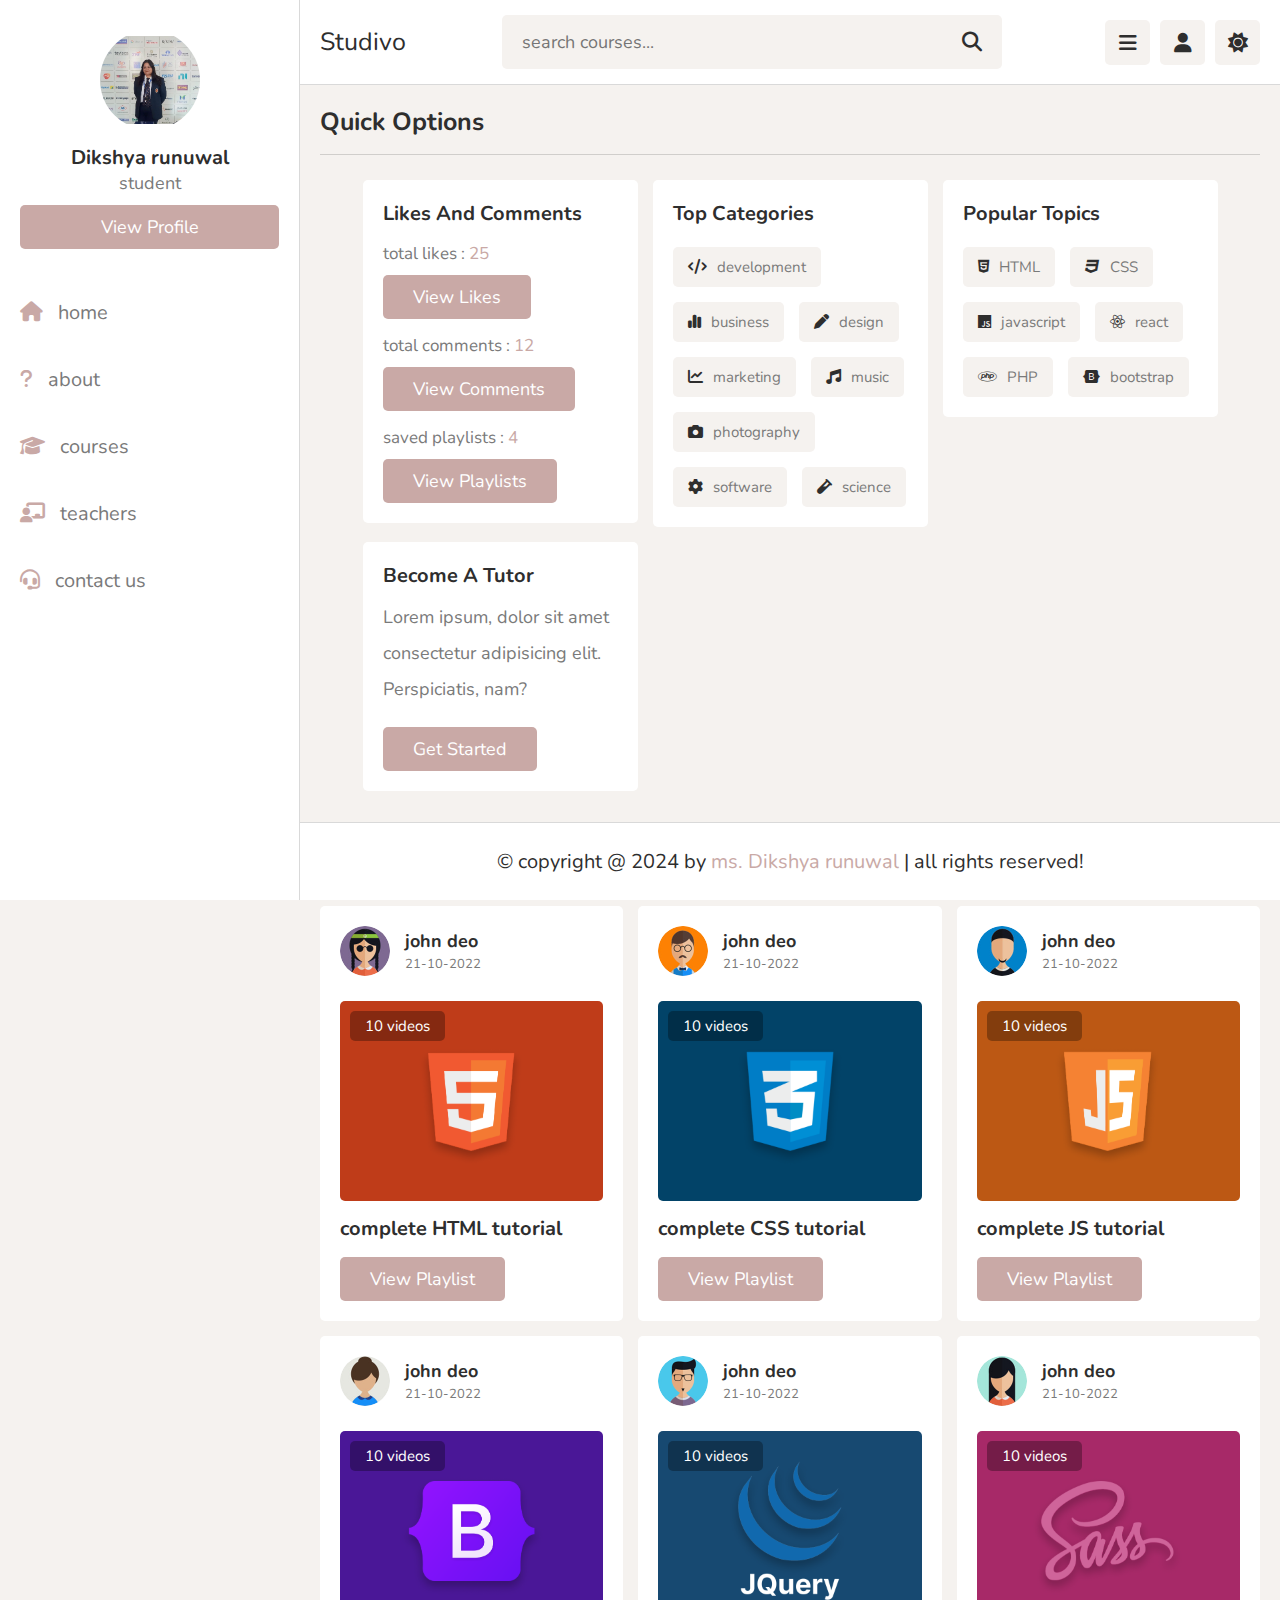
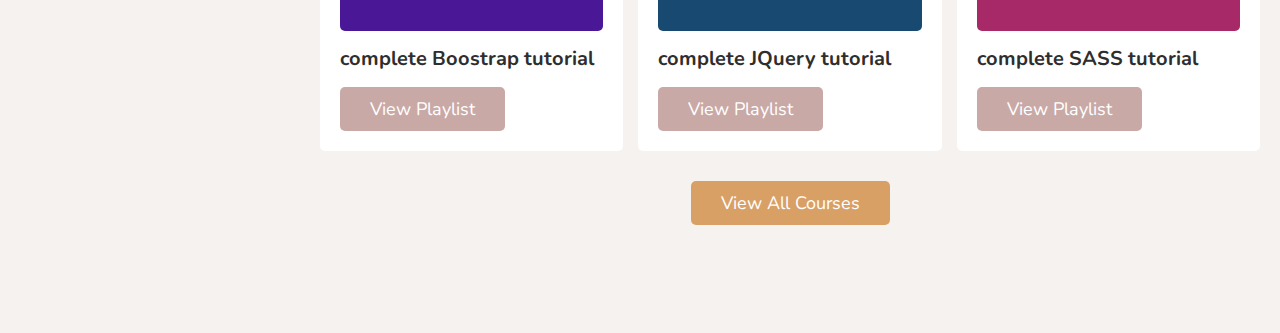
<file: index.html>
<!DOCTYPE html>
<html lang="en">
<head>
   <meta charset="UTF-8">
   <meta http-equiv="X-UA-Compatible" content="IE=edge">
   <meta name="viewport" content="width=device-width, initial-scale=1.0">
   <title>home</title>

   <!-- font awesome cdn link  -->
   <link rel="stylesheet" href="https://cdnjs.cloudflare.com/ajax/libs/font-awesome/6.1.2/css/all.min.css">

   <!-- custom css file link  -->
   <link rel="stylesheet" href="css/style.css">

</head>
<body>

<header class="header">
   
   <section class="flex">

      <a href="index.html" class="logo">Studivo</a>

      <form action="search.html" method="post" class="search-form">
         <input type="text" name="search_box" required placeholder="search courses..." maxlength="100">
         <button type="submit" class="fas fa-search"></button>
      </form>

      <div class="icons">
         <div id="menu-btn" class="fas fa-bars"></div>
         <div id="search-btn" class="fas fa-search"></div>
         <div id="user-btn" class="fas fa-user"></div>
         <div id="toggle-btn" class="fas fa-sun"></div>
      </div>

      <div class="profile">
         <img src="images/pic1.jpg" class="image" alt="">
         <h3 class="name">Dikshya runuwal</h3>
         <p class="role">student</p>
         <a href="profile.html" class="btn">view profile</a>
         <div class="flex-btn">
            <a href="login.html" class="option-btn">login</a>
            <a href="register.html" class="option-btn">register</a>
         </div>
      </div>

   </section>

</header>   

<div class="side-bar">

   <div id="close-btn">
      <i class="fas fa-times"></i>
   </div>

   <div class="profile">
      <img src="images/pic1.jpg" class="image" alt="">
      <h3 class="name">Dikshya runuwal</h3>
      <p class="role">student</p>
      <a href="profile.html" class="btn">view profile</a>
   </div>

   <nav class="navbar">
      <a href="index.html"><i class="fas fa-home"></i><span>home</span></a>
      <a href="about.html"><i class="fas fa-question"></i><span>about</span></a>
      <a href="courses.html"><i class="fas fa-graduation-cap"></i><span>courses</span></a>
      <a href="teachers.html"><i class="fas fa-chalkboard-user"></i><span>teachers</span></a>
      <a href="contact.html"><i class="fas fa-headset"></i><span>contact us</span></a>
   </nav>

</div>

<section class="home-grid">

   <h1 class="heading">quick options</h1>

   <div class="box-container">

      <div class="box">
         <h3 class="title">likes and comments</h3>
         <p class="likes">total likes : <span>25</span></p>
         <a href="#" class="inline-btn">view likes</a>
         <p class="likes">total comments : <span>12</span></p>
         <a href="#" class="inline-btn">view comments</a>
         <p class="likes">saved playlists : <span>4</span></p>
         <a href="#" class="inline-btn">view playlists</a>
      </div>

      <div class="box">
         <h3 class="title">top categories</h3>
         <div class="flex">
            <a href="#"><i class="fas fa-code"></i><span>development</span></a>
            <a href="#"><i class="fas fa-chart-simple"></i><span>business</span></a>
            <a href="#"><i class="fas fa-pen"></i><span>design</span></a>
            <a href="#"><i class="fas fa-chart-line"></i><span>marketing</span></a>
            <a href="#"><i class="fas fa-music"></i><span>music</span></a>
            <a href="#"><i class="fas fa-camera"></i><span>photography</span></a>
            <a href="#"><i class="fas fa-cog"></i><span>software</span></a>
            <a href="#"><i class="fas fa-vial"></i><span>science</span></a>
         </div>
      </div>

      <div class="box">
         <h3 class="title">popular topics</h3>
         <div class="flex">
            <a href="#"><i class="fab fa-html5"></i><span>HTML</span></a>
            <a href="#"><i class="fab fa-css3"></i><span>CSS</span></a>
            <a href="#"><i class="fab fa-js"></i><span>javascript</span></a>
            <a href="#"><i class="fab fa-react"></i><span>react</span></a>
            <a href="#"><i class="fab fa-php"></i><span>PHP</span></a>
            <a href="#"><i class="fab fa-bootstrap"></i><span>bootstrap</span></a>
         </div>
      </div>

      <div class="box">
         <h3 class="title">become a tutor</h3>
         <p class="tutor">Lorem ipsum, dolor sit amet consectetur adipisicing elit. Perspiciatis, nam?</p>
         <a href="teachers.html" class="inline-btn">get started</a>
      </div>

   </div>

</section>



<section class="courses">

   <h1 class="heading">our courses</h1>

   <div class="box-container">

      <div class="box">
         <div class="tutor">
            <img src="images/pic-2.jpg" alt="">
            <div class="info">
               <h3>john deo</h3>
               <span>21-10-2022</span>
            </div>
         </div>
         <div class="thumb">
            <img src="images/thumb-1.png" alt="">
            <span>10 videos</span>
         </div>
         <h3 class="title">complete HTML tutorial</h3>
         <a href="playlist.html" class="inline-btn">view playlist</a>
      </div>

      <div class="box">
         <div class="tutor">
            <img src="images/pic-3.jpg" alt="">
            <div class="info">
               <h3>john deo</h3>
               <span>21-10-2022</span>
            </div>
         </div>
         <div class="thumb">
            <img src="images/thumb-2.png" alt="">
            <span>10 videos</span>
         </div>
         <h3 class="title">complete CSS tutorial</h3>
         <a href="playlist.html" class="inline-btn">view playlist</a>
      </div>

      <div class="box">
         <div class="tutor">
            <img src="images/pic-4.jpg" alt="">
            <div class="info">
               <h3>john deo</h3>
               <span>21-10-2022</span>
            </div>
         </div>
         <div class="thumb">
            <img src="images/thumb-3.png" alt="">
            <span>10 videos</span>
         </div>
         <h3 class="title">complete JS tutorial</h3>
         <a href="playlist.html" class="inline-btn">view playlist</a>
      </div>

      <div class="box">
         <div class="tutor">
            <img src="images/pic-5.jpg" alt="">
            <div class="info">
               <h3>john deo</h3>
               <span>21-10-2022</span>
            </div>
         </div>
         <div class="thumb">
            <img src="images/thumb-4.png" alt="">
            <span>10 videos</span>
         </div>
         <h3 class="title">complete Boostrap tutorial</h3>
         <a href="playlist.html" class="inline-btn">view playlist</a>
      </div>

      <div class="box">
         <div class="tutor">
            <img src="images/pic-6.jpg" alt="">
            <div class="info">
               <h3>john deo</h3>
               <span>21-10-2022</span>
            </div>
         </div>
         <div class="thumb">
            <img src="images/thumb-5.png" alt="">
            <span>10 videos</span>
         </div>
         <h3 class="title">complete JQuery tutorial</h3>
         <a href="playlist.html" class="inline-btn">view playlist</a>
      </div>

      <div class="box">
         <div class="tutor">
            <img src="images/pic-7.jpg" alt="">
            <div class="info">
               <h3>john deo</h3>
               <span>21-10-2022</span>
            </div>
         </div>
         <div class="thumb">
            <img src="images/thumb-6.png" alt="">
            <span>10 videos</span>
         </div>
         <h3 class="title">complete SASS tutorial</h3>
         <a href="playlist.html" class="inline-btn">view playlist</a>
      </div>

   </div>

   <div class="more-btn">
      <a href="courses.html" class="inline-option-btn">view all courses</a>
   </div>

</section>















<footer class="footer">

   &copy; copyright @ 2024 by <span>ms. Dikshya runuwal</span> | all rights reserved!

</footer>

<!-- custom js file link  -->
<script src="js/script.js"></script>

   
</body>
</html>
</file>
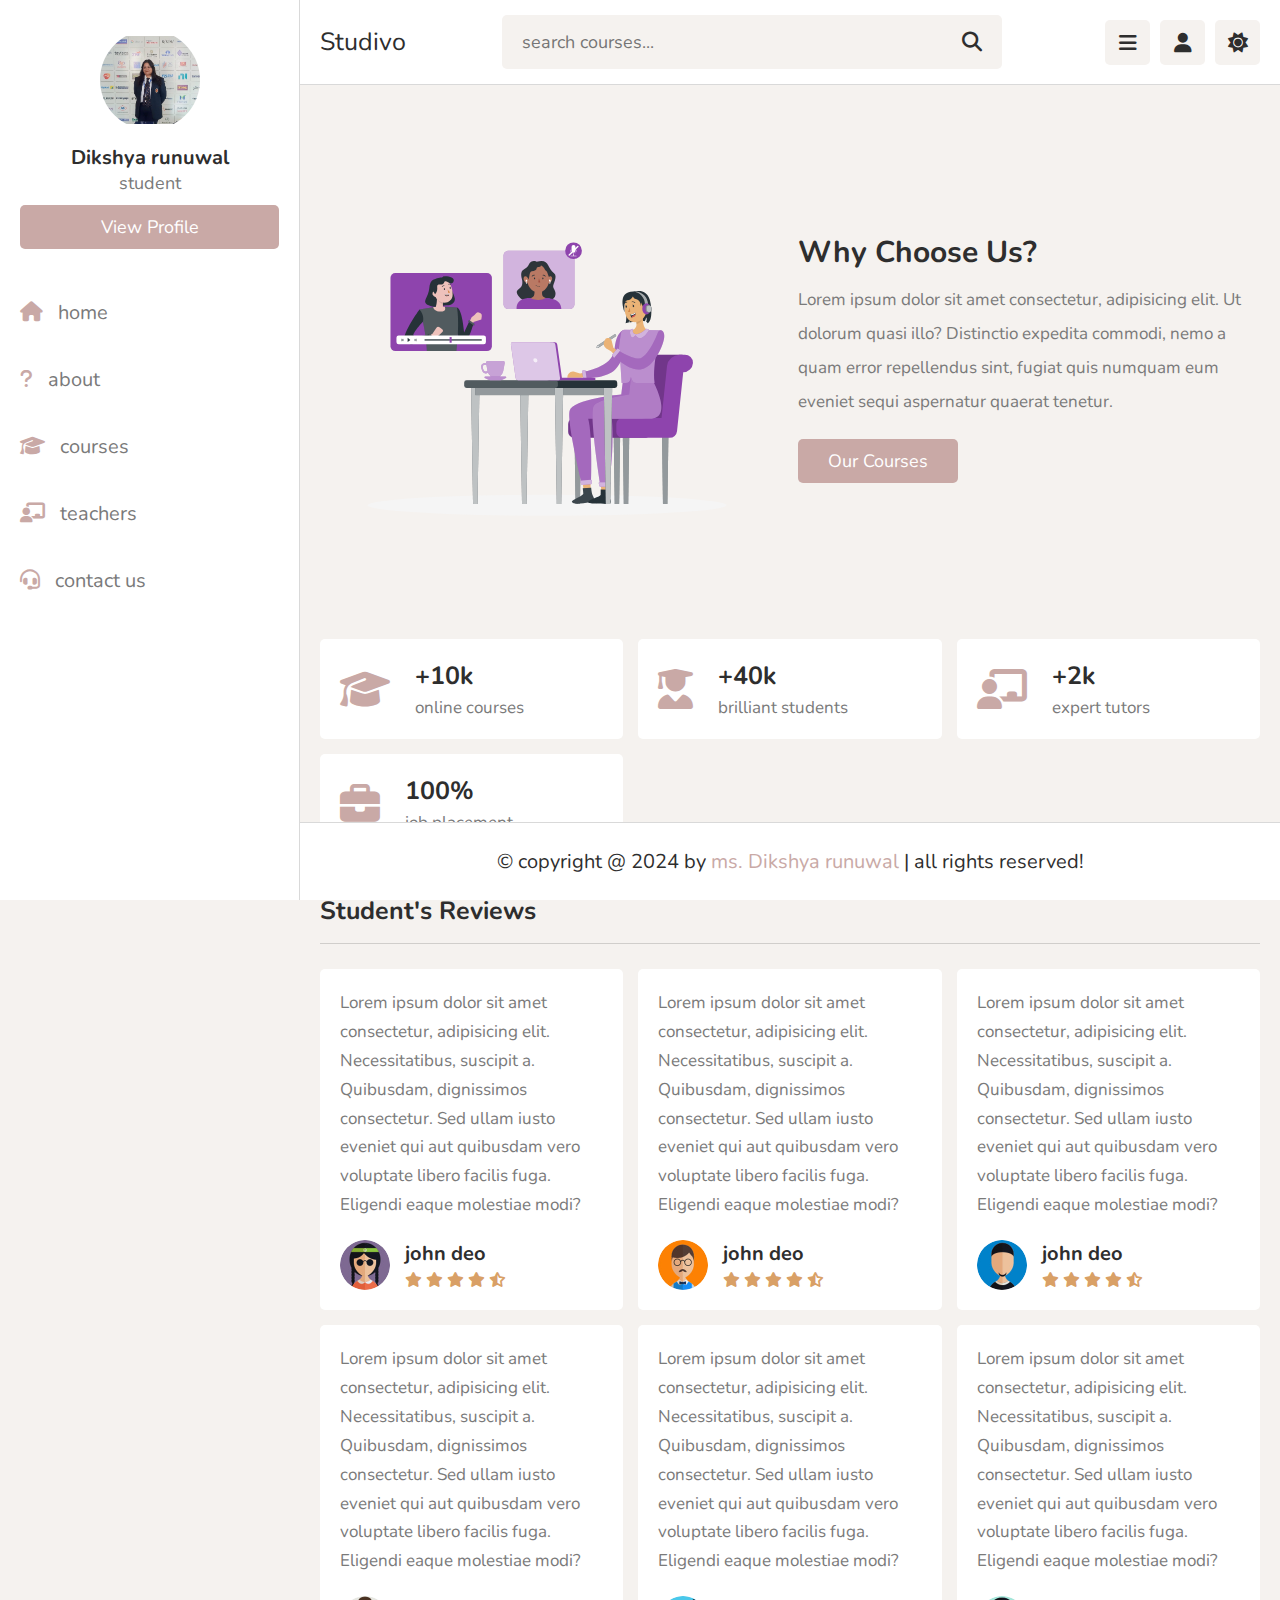
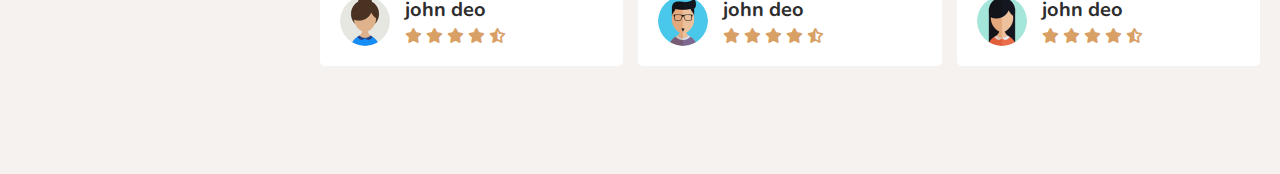
<file: about.html>
<!DOCTYPE html>
<html lang="en">
<head>
   <meta charset="UTF-8">
   <meta http-equiv="X-UA-Compatible" content="IE=edge">
   <meta name="viewport" content="width=device-width, initial-scale=1.0">
   <title>about us</title>

   <!-- font awesome cdn link  -->
   <link rel="stylesheet" href="https://cdnjs.cloudflare.com/ajax/libs/font-awesome/6.1.2/css/all.min.css">

   <!-- custom css file link  -->
   <link rel="stylesheet" href="css/style.css">

</head>
<body>

<header class="header">
   
   <section class="flex">

      <a href="index.html" class="logo">Studivo</a>

      <form action="search.html" method="post" class="search-form">
         <input type="text" name="search_box" required placeholder="search courses..." maxlength="100">
         <button type="submit" class="fas fa-search"></button>
      </form>

      <div class="icons">
         <div id="menu-btn" class="fas fa-bars"></div>
         <div id="search-btn" class="fas fa-search"></div>
         <div id="user-btn" class="fas fa-user"></div>
         <div id="toggle-btn" class="fas fa-sun"></div>
      </div>

      <div class="profile">
         <img src="images/pic1.jpg" class="image" alt="">
         <h3 class="name">Dikshya runuwal</h3>
         <p class="role">student</p>
         <a href="profile.html" class="btn">view profile</a>
         <div class="flex-btn">
            <a href="login.html" class="option-btn">login</a>
            <a href="register.html" class="option-btn">register</a>
         </div>
      </div>

   </section>

</header>   

<div class="side-bar">

   <div id="close-btn">
      <i class="fas fa-times"></i>
   </div>

   <div class="profile">
      <img src="images/pic1.jpg" class="image" alt="">
      <h3 class="name">Dikshya runuwal</h3>
      <p class="role">student</p>
      <a href="profile.html" class="btn">view profile</a>
   </div>

   <nav class="navbar">
      <a href="index.html"><i class="fas fa-home"></i><span>home</span></a>
      <a href="about.html"><i class="fas fa-question"></i><span>about</span></a>
      <a href="courses.html"><i class="fas fa-graduation-cap"></i><span>courses</span></a>
      <a href="teachers.html"><i class="fas fa-chalkboard-user"></i><span>teachers</span></a>
      <a href="contact.html"><i class="fas fa-headset"></i><span>contact us</span></a>
   </nav>

</div>

<section class="about">

   <div class="row">

      <div class="image">
         <img src="images/about-img.svg" alt="">
      </div>

      <div class="content">
         <h3>why choose us?</h3>
         <p>Lorem ipsum dolor sit amet consectetur, adipisicing elit. Ut dolorum quasi illo? Distinctio expedita commodi, nemo a quam error repellendus sint, fugiat quis numquam eum eveniet sequi aspernatur quaerat tenetur.</p>
         <a href="courses.html" class="inline-btn">our courses</a>
      </div>

   </div>

   <div class="box-container">

      <div class="box">
         <i class="fas fa-graduation-cap"></i>
         <div>
            <h3>+10k</h3>
            <p>online courses</p>
         </div>
      </div>

      <div class="box">
         <i class="fas fa-user-graduate"></i>
         <div>
            <h3>+40k</h3>
            <p>brilliant students</p>
         </div>
      </div>

      <div class="box">
         <i class="fas fa-chalkboard-user"></i>
         <div>
            <h3>+2k</h3>
            <p>expert tutors</p>
         </div>
      </div>

      <div class="box">
         <i class="fas fa-briefcase"></i>
         <div>
            <h3>100%</h3>
            <p>job placement</p>
         </div>
      </div>

   </div>

</section> 

<section class="reviews">

   <h1 class="heading">student's reviews</h1>

   <div class="box-container">

      <div class="box">
         <p>Lorem ipsum dolor sit amet consectetur, adipisicing elit. Necessitatibus, suscipit a. Quibusdam, dignissimos consectetur. Sed ullam iusto eveniet qui aut quibusdam vero voluptate libero facilis fuga. Eligendi eaque molestiae modi?</p>
         <div class="student">
            <img src="images/pic-2.jpg" alt="">
            <div>
               <h3>john deo</h3>
               <div class="stars">
                  <i class="fas fa-star"></i>
                  <i class="fas fa-star"></i>
                  <i class="fas fa-star"></i>
                  <i class="fas fa-star"></i>
                  <i class="fas fa-star-half-alt"></i>
               </div>
            </div>
         </div>
      </div>

      <div class="box">
         <p>Lorem ipsum dolor sit amet consectetur, adipisicing elit. Necessitatibus, suscipit a. Quibusdam, dignissimos consectetur. Sed ullam iusto eveniet qui aut quibusdam vero voluptate libero facilis fuga. Eligendi eaque molestiae modi?</p>
         <div class="student">
            <img src="images/pic-3.jpg" alt="">
            <div>
               <h3>john deo</h3>
               <div class="stars">
                  <i class="fas fa-star"></i>
                  <i class="fas fa-star"></i>
                  <i class="fas fa-star"></i>
                  <i class="fas fa-star"></i>
                  <i class="fas fa-star-half-alt"></i>
               </div>
            </div>
         </div>
      </div>

      <div class="box">
         <p>Lorem ipsum dolor sit amet consectetur, adipisicing elit. Necessitatibus, suscipit a. Quibusdam, dignissimos consectetur. Sed ullam iusto eveniet qui aut quibusdam vero voluptate libero facilis fuga. Eligendi eaque molestiae modi?</p>
         <div class="student">
            <img src="images/pic-4.jpg" alt="">
            <div>
               <h3>john deo</h3>
               <div class="stars">
                  <i class="fas fa-star"></i>
                  <i class="fas fa-star"></i>
                  <i class="fas fa-star"></i>
                  <i class="fas fa-star"></i>
                  <i class="fas fa-star-half-alt"></i>
               </div>
            </div>
         </div>
      </div>

      <div class="box">
         <p>Lorem ipsum dolor sit amet consectetur, adipisicing elit. Necessitatibus, suscipit a. Quibusdam, dignissimos consectetur. Sed ullam iusto eveniet qui aut quibusdam vero voluptate libero facilis fuga. Eligendi eaque molestiae modi?</p>
         <div class="student">
            <img src="images/pic-5.jpg" alt="">
            <div>
               <h3>john deo</h3>
               <div class="stars">
                  <i class="fas fa-star"></i>
                  <i class="fas fa-star"></i>
                  <i class="fas fa-star"></i>
                  <i class="fas fa-star"></i>
                  <i class="fas fa-star-half-alt"></i>
               </div>
            </div>
         </div>
      </div>

      <div class="box">
         <p>Lorem ipsum dolor sit amet consectetur, adipisicing elit. Necessitatibus, suscipit a. Quibusdam, dignissimos consectetur. Sed ullam iusto eveniet qui aut quibusdam vero voluptate libero facilis fuga. Eligendi eaque molestiae modi?</p>
         <div class="student">
            <img src="images/pic-6.jpg" alt="">
            <div>
               <h3>john deo</h3>
               <div class="stars">
                  <i class="fas fa-star"></i>
                  <i class="fas fa-star"></i>
                  <i class="fas fa-star"></i>
                  <i class="fas fa-star"></i>
                  <i class="fas fa-star-half-alt"></i>
               </div>
            </div>
         </div>
      </div>

      <div class="box">
         <p>Lorem ipsum dolor sit amet consectetur, adipisicing elit. Necessitatibus, suscipit a. Quibusdam, dignissimos consectetur. Sed ullam iusto eveniet qui aut quibusdam vero voluptate libero facilis fuga. Eligendi eaque molestiae modi?</p>
         <div class="student">
            <img src="images/pic-7.jpg" alt="">
            <div>
               <h3>john deo</h3>
               <div class="stars">
                  <i class="fas fa-star"></i>
                  <i class="fas fa-star"></i>
                  <i class="fas fa-star"></i>
                  <i class="fas fa-star"></i>
                  <i class="fas fa-star-half-alt"></i>
               </div>
            </div>
         </div>
      </div>

   </div>

</section>













<footer class="footer">

   &copy; copyright @ 2024 by <span>ms. Dikshya runuwal</span> | all rights reserved!

</footer>

<!-- custom js file link  -->
<script src="js/script.js"></script>

   
</body>
</html>
</file>
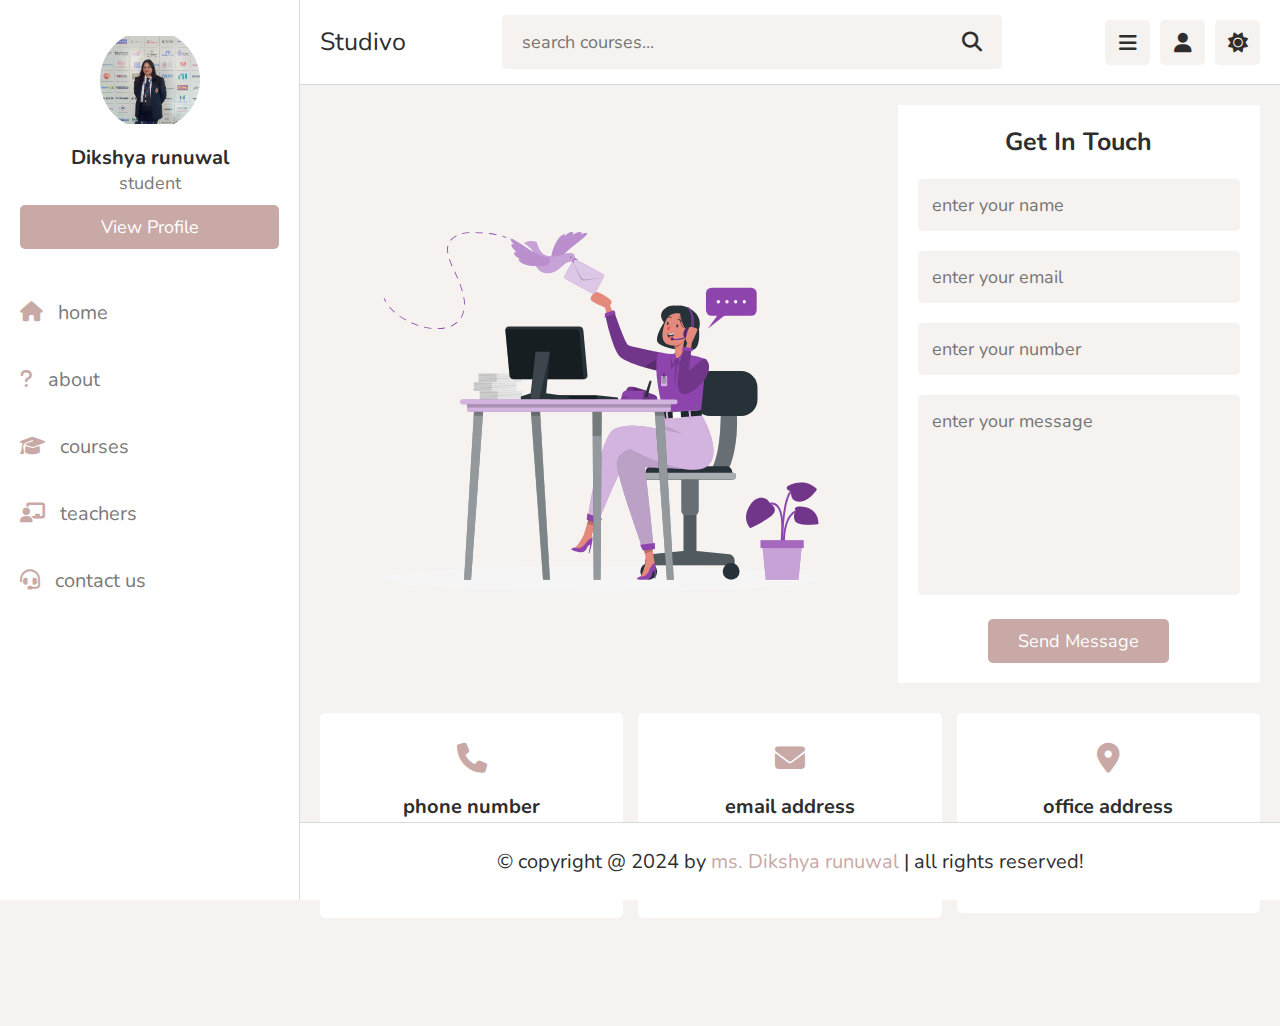
<file: contact.html>
<!DOCTYPE html>
<html lang="en">
<head>
   <meta charset="UTF-8">
   <meta http-equiv="X-UA-Compatible" content="IE=edge">
   <meta name="viewport" content="width=device-width, initial-scale=1.0">
   <title>contact us</title>

   <!-- font awesome cdn link  -->
   <link rel="stylesheet" href="https://cdnjs.cloudflare.com/ajax/libs/font-awesome/6.1.2/css/all.min.css">

   <!-- custom css file link  -->
   <link rel="stylesheet" href="css/style.css">

</head>
<body>

<header class="header">
   
   <section class="flex">

      <a href="index.html" class="logo">Studivo</a>

      <form action="search.html" method="post" class="search-form">
         <input type="text" name="search_box" required placeholder="search courses..." maxlength="100">
         <button type="submit" class="fas fa-search"></button>
      </form>

      <div class="icons">
         <div id="menu-btn" class="fas fa-bars"></div>
         <div id="search-btn" class="fas fa-search"></div>
         <div id="user-btn" class="fas fa-user"></div>
         <div id="toggle-btn" class="fas fa-sun"></div>
      </div>

      <div class="profile">
         <img src="images/pic1.jpg" class="image" alt="">
         <h3 class="name">Dikshya runuwal</h3>
         <p class="role">student</p>
         <a href="profile.html" class="btn">view profile</a>
         <div class="flex-btn">
            <a href="login.html" class="option-btn">login</a>
            <a href="register.html" class="option-btn">register</a>
         </div>
      </div>

   </section>

</header>   

<div class="side-bar">

   <div id="close-btn">
      <i class="fas fa-times"></i>
   </div>

   <div class="profile">
      <img src="images/pic1.jpg" class="image" alt="">
      <h3 class="name">Dikshya runuwal</h3>
      <p class="role">student</p>
      <a href="profile.html" class="btn">view profile</a>
   </div>

   <nav class="navbar">
      <a href="index.html"><i class="fas fa-home"></i><span>home</span></a>
      <a href="about.html"><i class="fas fa-question"></i><span>about</span></a>
      <a href="courses.html"><i class="fas fa-graduation-cap"></i><span>courses</span></a>
      <a href="teachers.html"><i class="fas fa-chalkboard-user"></i><span>teachers</span></a>
      <a href="contact.html"><i class="fas fa-headset"></i><span>contact us</span></a>
   </nav>

</div>

<section class="contact">

   <div class="row">

      <div class="image">
         <img src="images/contact-img.svg" alt="">
      </div>

      <form action="" method="post">
         <h3>get in touch</h3>
         <input type="text" placeholder="enter your name" name="name" required maxlength="50" class="box">
         <input type="email" placeholder="enter your email" name="email" required maxlength="50" class="box">
         <input type="number" placeholder="enter your number" name="number" required maxlength="50" class="box">
         <textarea name="msg" class="box" placeholder="enter your message" required maxlength="1000" cols="30" rows="10"></textarea>
         <input type="submit" value="send message" class="inline-btn" name="submit">
      </form>

   </div>

   <div class="box-container">

      <div class="box">
         <i class="fas fa-phone"></i>
         <h3>phone number</h3>
         <a href="tel:1234567890">6202589692</a>
         <a href="tel:1112223333">8797898009</a>
      </div>
      
      <div class="box">
         <i class="fas fa-envelope"></i>
         <h3>email address</h3>
         <a href="mailto:shaikhanas@gmail.com">runuwaldikshya@gmail.com</a>
         <a href="mailto:anasbhai@gmail.com">officialdikshya2@gmail.com</a>
      </div>

      <div class="box">
         <i class="fas fa-map-marker-alt"></i>
         <h3>office address</h3>
         <a href="#"> phagwara (punjab) india - 144411</a>
      </div>

   </div>

</section>














<footer class="footer">

   &copy; copyright @ 2024 by <span>ms. Dikshya runuwal</span> | all rights reserved!

</footer>

<!-- custom js file link  -->
<script src="js/script.js"></script>

   
</body>
</html>
</file>
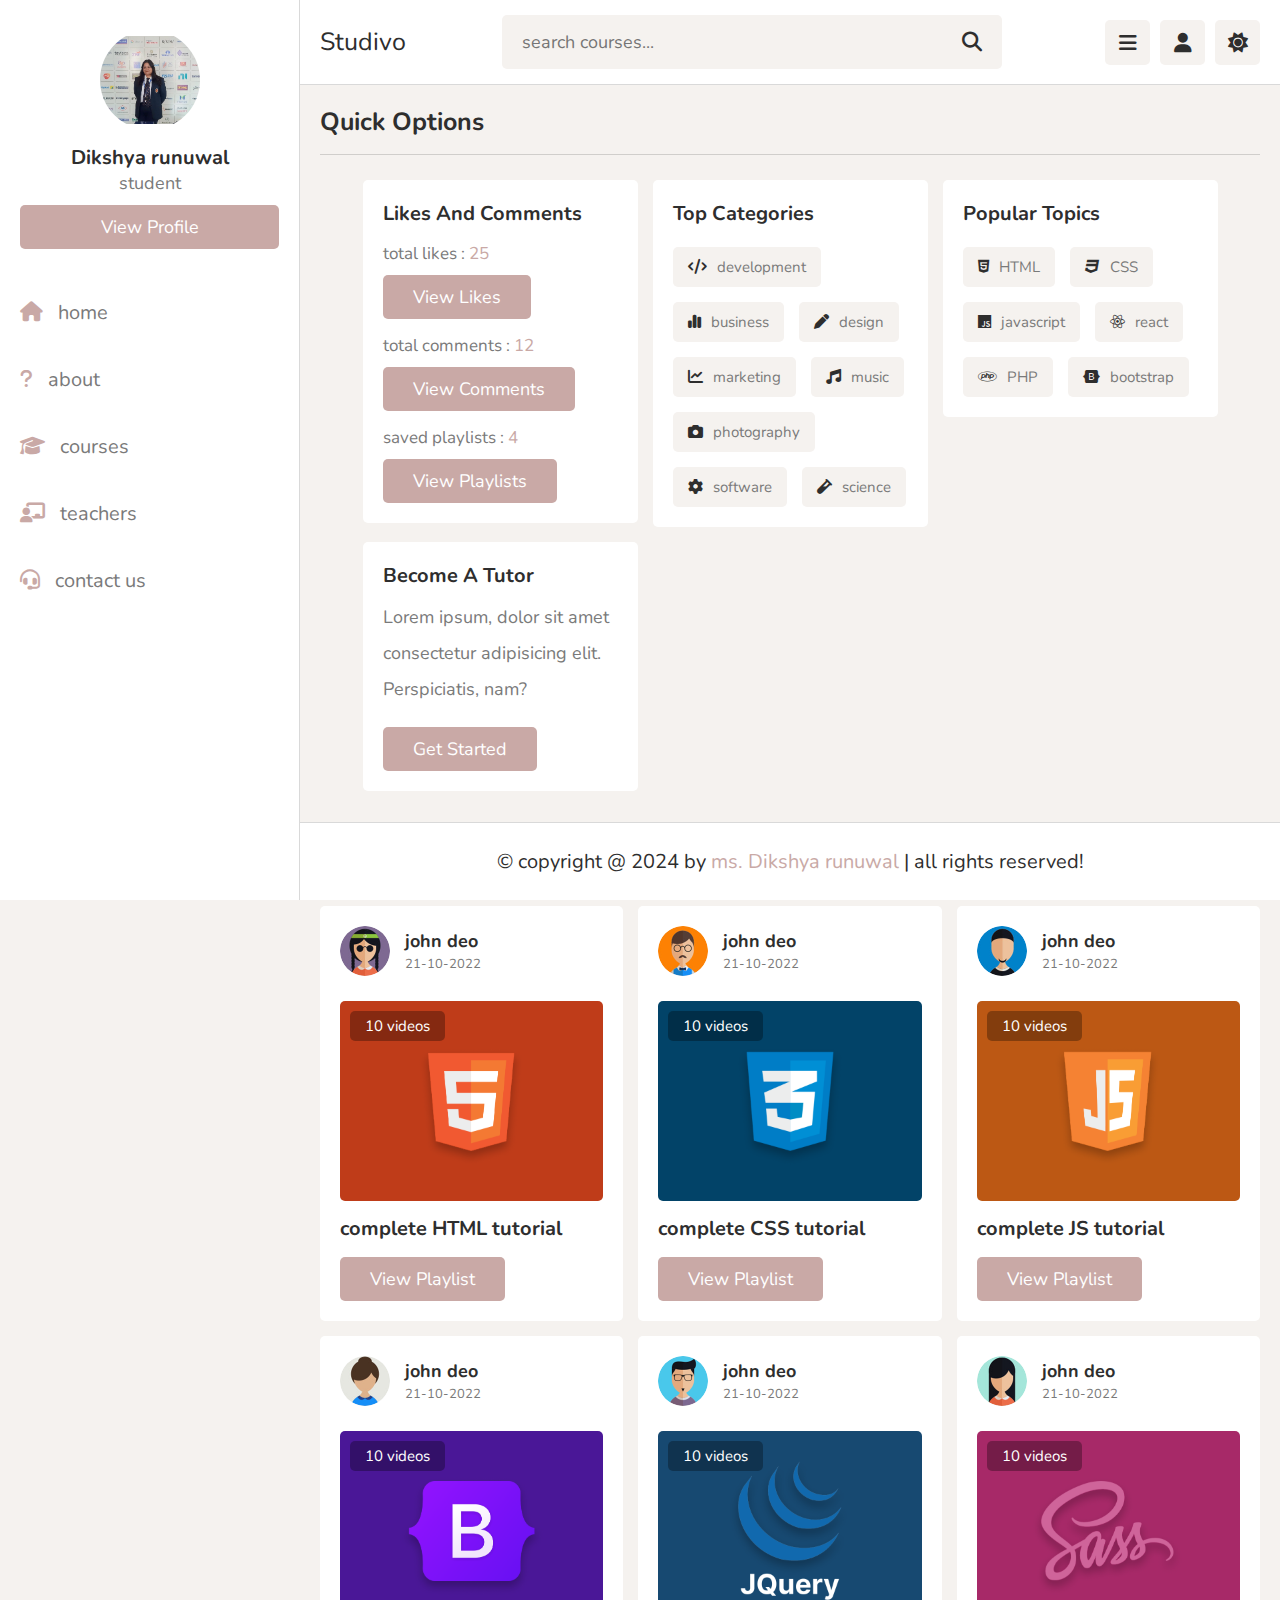
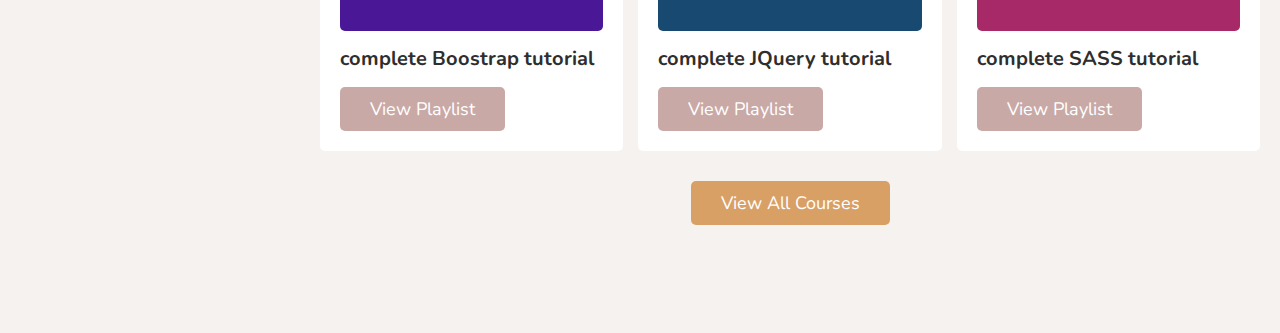
<file: home.html>
<!DOCTYPE html>
<html lang="en">
<head>
   <meta charset="UTF-8">
   <meta http-equiv="X-UA-Compatible" content="IE=edge">
   <meta name="viewport" content="width=device-width, initial-scale=1.0">
   <title>home</title>

   <!-- font awesome cdn link  -->
   <link rel="stylesheet" href="https://cdnjs.cloudflare.com/ajax/libs/font-awesome/6.1.2/css/all.min.css">

   <!-- custom css file link  -->
   <link rel="stylesheet" href="css/style.css">

</head>
<body>

<header class="header">
   
   <section class="flex">

      <a href="home.html" class="logo">Studivo</a>

      <form action="search.html" method="post" class="search-form">
         <input type="text" name="search_box" required placeholder="search courses..." maxlength="100">
         <button type="submit" class="fas fa-search"></button>
      </form>

      <div class="icons">
         <div id="menu-btn" class="fas fa-bars"></div>
         <div id="search-btn" class="fas fa-search"></div>
         <div id="user-btn" class="fas fa-user"></div>
         <div id="toggle-btn" class="fas fa-sun"></div>
      </div>

      <div class="profile">
         <img src="images/pic1.jpg" class="image" alt="">
         <h3 class="name">Dikshya runuwal</h3>
         <p class="role">student</p>
         <a href="profile.html" class="btn">view profile</a>
         <div class="flex-btn">
            <a href="login.html" class="option-btn">login</a>
            <a href="register.html" class="option-btn">register</a>
         </div>
      </div>

   </section>

</header>   

<div class="side-bar">

   <div id="close-btn">
      <i class="fas fa-times"></i>
   </div>

   <div class="profile">
      <img src="images/pic1.jpg" class="image" alt="">
      <h3 class="name">Dikshya runuwal</h3>
      <p class="role">student</p>
      <a href="profile.html" class="btn">view profile</a>
   </div>

   <nav class="navbar">
      <a href="home.html"><i class="fas fa-home"></i><span>home</span></a>
      <a href="about.html"><i class="fas fa-question"></i><span>about</span></a>
      <a href="courses.html"><i class="fas fa-graduation-cap"></i><span>courses</span></a>
      <a href="teachers.html"><i class="fas fa-chalkboard-user"></i><span>teachers</span></a>
      <a href="contact.html"><i class="fas fa-headset"></i><span>contact us</span></a>
   </nav>

</div>

<section class="home-grid">

   <h1 class="heading">quick options</h1>

   <div class="box-container">

      <div class="box">
         <h3 class="title">likes and comments</h3>
         <p class="likes">total likes : <span>25</span></p>
         <a href="#" class="inline-btn">view likes</a>
         <p class="likes">total comments : <span>12</span></p>
         <a href="#" class="inline-btn">view comments</a>
         <p class="likes">saved playlists : <span>4</span></p>
         <a href="#" class="inline-btn">view playlists</a>
      </div>

      <div class="box">
         <h3 class="title">top categories</h3>
         <div class="flex">
            <a href="#"><i class="fas fa-code"></i><span>development</span></a>
            <a href="#"><i class="fas fa-chart-simple"></i><span>business</span></a>
            <a href="#"><i class="fas fa-pen"></i><span>design</span></a>
            <a href="#"><i class="fas fa-chart-line"></i><span>marketing</span></a>
            <a href="#"><i class="fas fa-music"></i><span>music</span></a>
            <a href="#"><i class="fas fa-camera"></i><span>photography</span></a>
            <a href="#"><i class="fas fa-cog"></i><span>software</span></a>
            <a href="#"><i class="fas fa-vial"></i><span>science</span></a>
         </div>
      </div>

      <div class="box">
         <h3 class="title">popular topics</h3>
         <div class="flex">
            <a href="#"><i class="fab fa-html5"></i><span>HTML</span></a>
            <a href="#"><i class="fab fa-css3"></i><span>CSS</span></a>
            <a href="#"><i class="fab fa-js"></i><span>javascript</span></a>
            <a href="#"><i class="fab fa-react"></i><span>react</span></a>
            <a href="#"><i class="fab fa-php"></i><span>PHP</span></a>
            <a href="#"><i class="fab fa-bootstrap"></i><span>bootstrap</span></a>
         </div>
      </div>

      <div class="box">
         <h3 class="title">become a tutor</h3>
         <p class="tutor">Lorem ipsum, dolor sit amet consectetur adipisicing elit. Perspiciatis, nam?</p>
         <a href="teachers.html" class="inline-btn">get started</a>
      </div>

   </div>

</section>



<section class="courses">

   <h1 class="heading">our courses</h1>

   <div class="box-container">

      <div class="box">
         <div class="tutor">
            <img src="images/pic-2.jpg" alt="">
            <div class="info">
               <h3>john deo</h3>
               <span>21-10-2022</span>
            </div>
         </div>
         <div class="thumb">
            <img src="images/thumb-1.png" alt="">
            <span>10 videos</span>
         </div>
         <h3 class="title">complete HTML tutorial</h3>
         <a href="playlist.html" class="inline-btn">view playlist</a>
      </div>

      <div class="box">
         <div class="tutor">
            <img src="images/pic-3.jpg" alt="">
            <div class="info">
               <h3>john deo</h3>
               <span>21-10-2022</span>
            </div>
         </div>
         <div class="thumb">
            <img src="images/thumb-2.png" alt="">
            <span>10 videos</span>
         </div>
         <h3 class="title">complete CSS tutorial</h3>
         <a href="playlist.html" class="inline-btn">view playlist</a>
      </div>

      <div class="box">
         <div class="tutor">
            <img src="images/pic-4.jpg" alt="">
            <div class="info">
               <h3>john deo</h3>
               <span>21-10-2022</span>
            </div>
         </div>
         <div class="thumb">
            <img src="images/thumb-3.png" alt="">
            <span>10 videos</span>
         </div>
         <h3 class="title">complete JS tutorial</h3>
         <a href="playlist.html" class="inline-btn">view playlist</a>
      </div>

      <div class="box">
         <div class="tutor">
            <img src="images/pic-5.jpg" alt="">
            <div class="info">
               <h3>john deo</h3>
               <span>21-10-2022</span>
            </div>
         </div>
         <div class="thumb">
            <img src="images/thumb-4.png" alt="">
            <span>10 videos</span>
         </div>
         <h3 class="title">complete Boostrap tutorial</h3>
         <a href="playlist.html" class="inline-btn">view playlist</a>
      </div>

      <div class="box">
         <div class="tutor">
            <img src="images/pic-6.jpg" alt="">
            <div class="info">
               <h3>john deo</h3>
               <span>21-10-2022</span>
            </div>
         </div>
         <div class="thumb">
            <img src="images/thumb-5.png" alt="">
            <span>10 videos</span>
         </div>
         <h3 class="title">complete JQuery tutorial</h3>
         <a href="playlist.html" class="inline-btn">view playlist</a>
      </div>

      <div class="box">
         <div class="tutor">
            <img src="images/pic-7.jpg" alt="">
            <div class="info">
               <h3>john deo</h3>
               <span>21-10-2022</span>
            </div>
         </div>
         <div class="thumb">
            <img src="images/thumb-6.png" alt="">
            <span>10 videos</span>
         </div>
         <h3 class="title">complete SASS tutorial</h3>
         <a href="playlist.html" class="inline-btn">view playlist</a>
      </div>

   </div>

   <div class="more-btn">
      <a href="courses.html" class="inline-option-btn">view all courses</a>
   </div>

</section>















<footer class="footer">

   &copy; copyright @ 2024 by <span>ms. Dikshya runuwal</span> | all rights reserved!

</footer>

<!-- custom js file link  -->
<script src="js/script.js"></script>

   
</body>
</html>
</file>
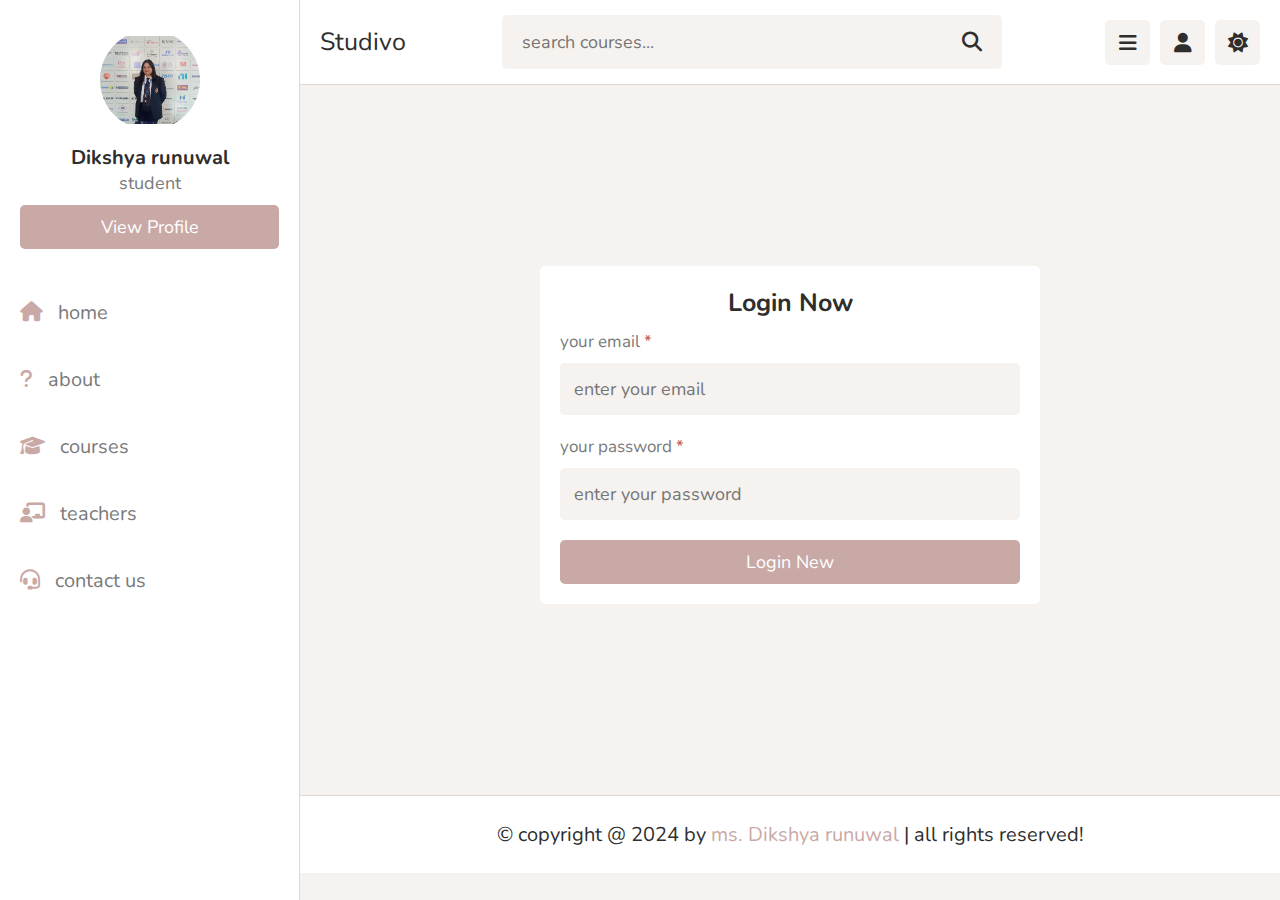
<file: login.html>
<!DOCTYPE html>
<html lang="en">
<head>
   <meta charset="UTF-8">
   <meta http-equiv="X-UA-Compatible" content="IE=edge">
   <meta name="viewport" content="width=device-width, initial-scale=1.0">
   <title>login</title>

   <!-- font awesome cdn link  -->
   <link rel="stylesheet" href="https://cdnjs.cloudflare.com/ajax/libs/font-awesome/6.1.2/css/all.min.css">

   <!-- custom css file link  -->
   <link rel="stylesheet" href="css/style.css">

</head>
<body>

<header class="header">
   
   <section class="flex">

      <a href="index.html" class="logo">Studivo</a>

      <form action="search.html" method="post" class="search-form">
         <input type="text" name="search_box" required placeholder="search courses..." maxlength="100">
         <button type="submit" class="fas fa-search"></button>
      </form>

      <div class="icons">
         <div id="menu-btn" class="fas fa-bars"></div>
         <div id="search-btn" class="fas fa-search"></div>
         <div id="user-btn" class="fas fa-user"></div>
         <div id="toggle-btn" class="fas fa-sun"></div>
      </div>

      <div class="profile">
         <img src="images/pic1.jpg" class="image" alt="">
         <h3 class="name">Dikshya runuwal</h3>
         <p class="role">student</p>
         <a href="profile.html" class="btn">view profile</a>
         <div class="flex-btn">
            <a href="login.html" class="option-btn">login</a>
            <a href="register.html" class="option-btn">register</a>
         </div>
      </div>

   </section>

</header>   

<div class="side-bar">

   <div id="close-btn">
      <i class="fas fa-times"></i>
   </div>

   <div class="profile">
      <img src="images/pic1.jpg" class="image" alt="">
      <h3 class="name">Dikshya runuwal</h3>
      <p class="role">student</p>
      <a href="profile.html" class="btn">view profile</a>
   </div>

   <nav class="navbar">
      <a href="index.html"><i class="fas fa-home"></i><span>home</span></a>
      <a href="about.html"><i class="fas fa-question"></i><span>about</span></a>
      <a href="courses.html"><i class="fas fa-graduation-cap"></i><span>courses</span></a>
      <a href="teachers.html"><i class="fas fa-chalkboard-user"></i><span>teachers</span></a>
      <a href="contact.html"><i class="fas fa-headset"></i><span>contact us</span></a>
   </nav>

</div>

<section class="form-container">

   <form action="" method="post" enctype="multipart/form-data">
      <h3>login now</h3>
      <p>your email <span>*</span></p>
      <input type="email" name="email" placeholder="enter your email" required maxlength="50" class="box">
      <p>your password <span>*</span></p>
      <input type="password" name="pass" placeholder="enter your password" required maxlength="20" class="box">
      <input type="submit" value="login new" name="submit" class="btn">
   </form>

</section>















<footer class="footer">

   &copy; copyright @ 2024 by <span>ms. Dikshya runuwal</span> | all rights reserved!

</footer>

<!-- custom js file link  -->
<script src="js/script.js"></script>

   
</body>
</html>
</file>
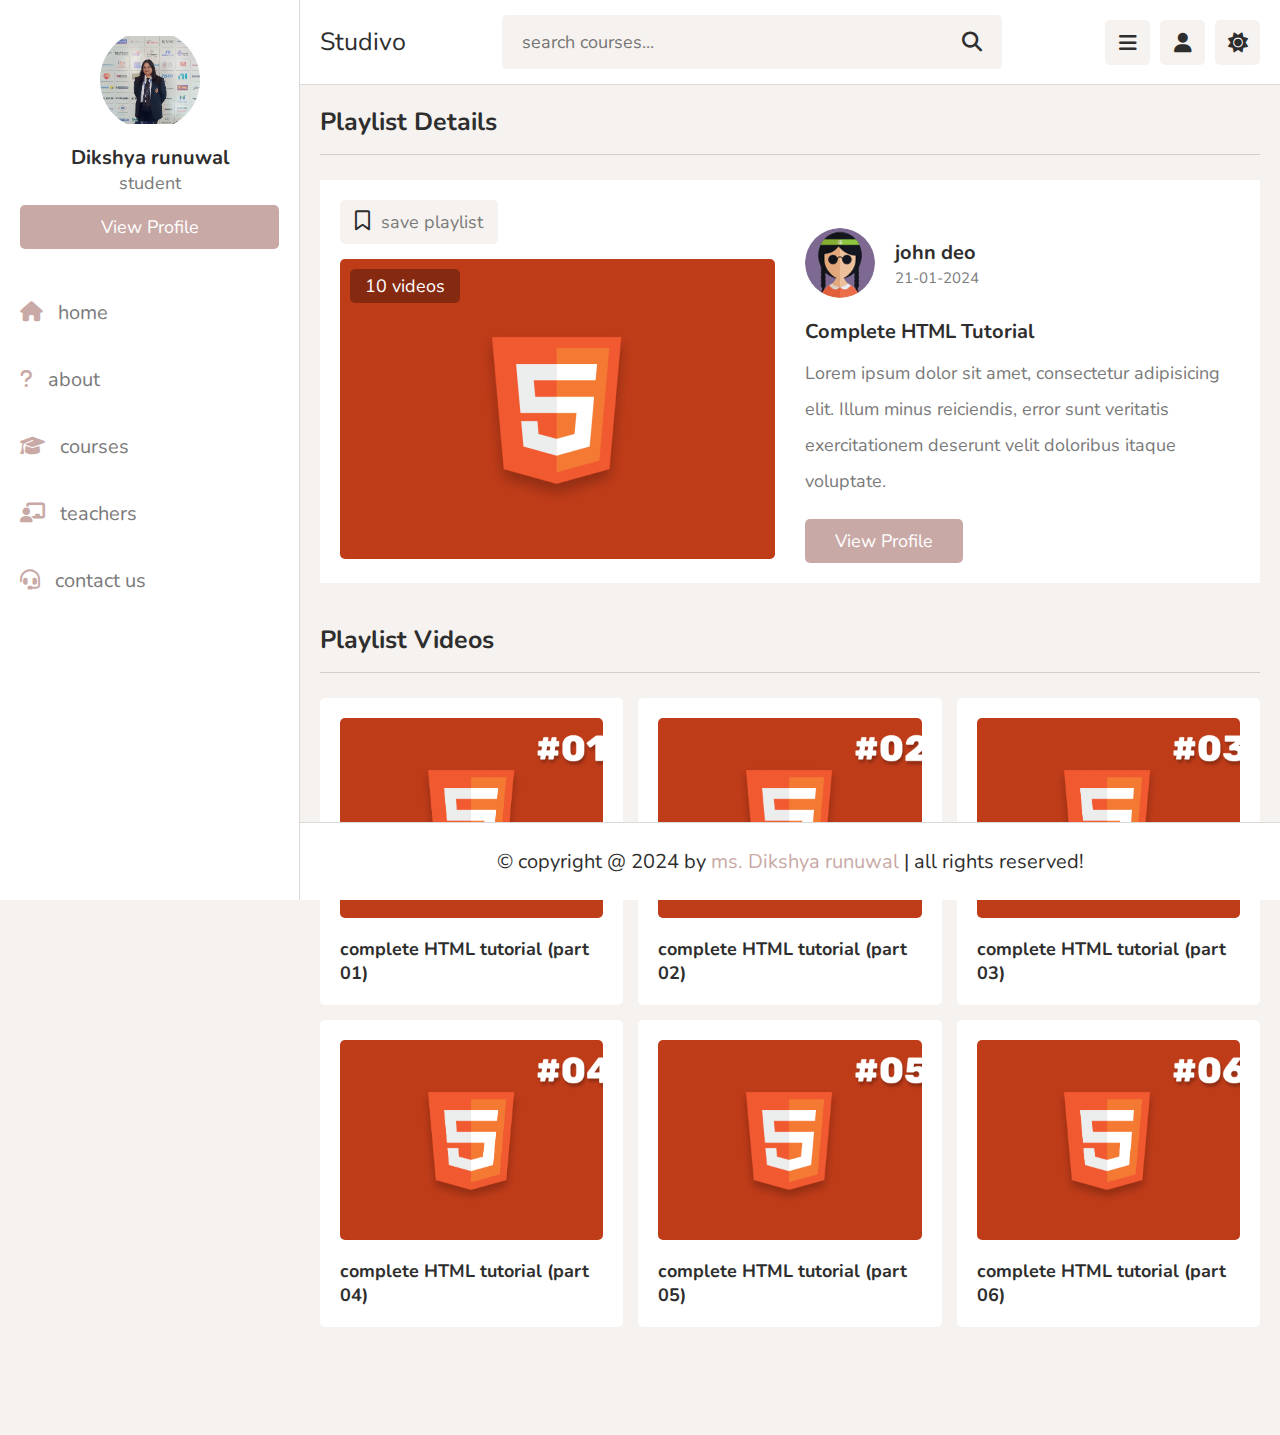
<file: playlist.html>
<!DOCTYPE html>
<html lang="en">
<head>
   <meta charset="UTF-8">
   <meta http-equiv="X-UA-Compatible" content="IE=edge">
   <meta name="viewport" content="width=device-width, initial-scale=1.0">
   <title>video playlist</title>

   <!-- font awesome cdn link  -->
   <link rel="stylesheet" href="https://cdnjs.cloudflare.com/ajax/libs/font-awesome/6.1.2/css/all.min.css">

   <!-- custom css file link  -->
   <link rel="stylesheet" href="css/style.css">

</head>
<body>

<header class="header">
   
   <section class="flex">

      <a href="index.html" class="logo">Studivo</a>

      <form action="search.html" method="post" class="search-form">
         <input type="text" name="search_box" required placeholder="search courses..." maxlength="100">
         <button type="submit" class="fas fa-search"></button>
      </form>

      <div class="icons">
         <div id="menu-btn" class="fas fa-bars"></div>
         <div id="search-btn" class="fas fa-search"></div>
         <div id="user-btn" class="fas fa-user"></div>
         <div id="toggle-btn" class="fas fa-sun"></div>
      </div>

      <div class="profile">
         <img src="images/pic1.jpg" class="image" alt="">
         <h3 class="name">Dikshya runuwal</h3>
         <p class="role">student</p>
         <a href="profile.html" class="btn">view profile</a>
         <div class="flex-btn">
            <a href="login.html" class="option-btn">login</a>
            <a href="register.html" class="option-btn">register</a>
         </div>
      </div>

   </section>

</header>   

<div class="side-bar">

   <div id="close-btn">
      <i class="fas fa-times"></i>
   </div>

   <div class="profile">
      <img src="images/pic1.jpg" class="image" alt="">
      <h3 class="name">Dikshya runuwal</h3>
      <p class="role">student</p>
      <a href="profile.html" class="btn">view profile</a>
   </div>

   <nav class="navbar">
      <a href="index.html"><i class="fas fa-home"></i><span>home</span></a>
      <a href="about.html"><i class="fas fa-question"></i><span>about</span></a>
      <a href="courses.html"><i class="fas fa-graduation-cap"></i><span>courses</span></a>
      <a href="teachers.html"><i class="fas fa-chalkboard-user"></i><span>teachers</span></a>
      <a href="contact.html"><i class="fas fa-headset"></i><span>contact us</span></a>
   </nav>

</div>

<section class="playlist-details">

   <h1 class="heading">playlist details</h1>

   <div class="row">

      <div class="column">
         <form action="" method="post" class="save-playlist">
            <button type="submit"><i class="far fa-bookmark"></i> <span>save playlist</span></button>
         </form>
   
         <div class="thumb">
            <img src="images/thumb-1.png" alt="">
            <span>10 videos</span>
         </div>
      </div>
      <div class="column">
         <div class="tutor">
            <img src="images/pic-2.jpg" alt="">
            <div>
               <h3>john deo</h3>
               <span>21-01-2024</span>
            </div>
         </div>
   
         <div class="details">
            <h3>complete HTML tutorial</h3>
            <p>Lorem ipsum dolor sit amet, consectetur adipisicing elit. Illum minus reiciendis, error sunt veritatis exercitationem deserunt velit doloribus itaque voluptate.</p>
            <a href="teacher_profile.html" class="inline-btn">view profile</a>
         </div>
      </div>
   </div>

</section>

<section class="playlist-videos">

   <h1 class="heading">playlist videos</h1>

   <div class="box-container">

      <a class="box" href="watch-video.html">
         <i class="fas fa-play"></i>
         <img src="images/post-1-1.png" alt="">
         <h3>complete HTML tutorial (part 01)</h3>
      </a>

      <a class="box" href="watch-video.html">
         <i class="fas fa-play"></i>
         <img src="images/post-1-2.png" alt="">
         <h3>complete HTML tutorial (part 02)</h3>
      </a>

      <a class="box" href="watch-video.html">
         <i class="fas fa-play"></i>
         <img src="images/post-1-3.png" alt="">
         <h3>complete HTML tutorial (part 03)</h3>
      </a>

      <a class="box" href="watch-video.html">
         <i class="fas fa-play"></i>
         <img src="images/post-1-4.png" alt="">
         <h3>complete HTML tutorial (part 04)</h3>
      </a>

      <a class="box" href="watch-video.html">
         <i class="fas fa-play"></i>
         <img src="images/post-1-5.png" alt="">
         <h3>complete HTML tutorial (part 05)</h3>
      </a>

      <a class="box" href="watch-video.html">
         <i class="fas fa-play"></i>
         <img src="images/post-1-6.png" alt="">
         <h3>complete HTML tutorial (part 06)</h3>
      </a>

   </div>

</section>













<footer class="footer">

   &copy; copyright @ 2024 by <span>ms. Dikshya runuwal</span> | all rights reserved!

</footer>

<!-- custom js file link  -->
<script src="js/script.js"></script>

   
</body>
</html>
</file>
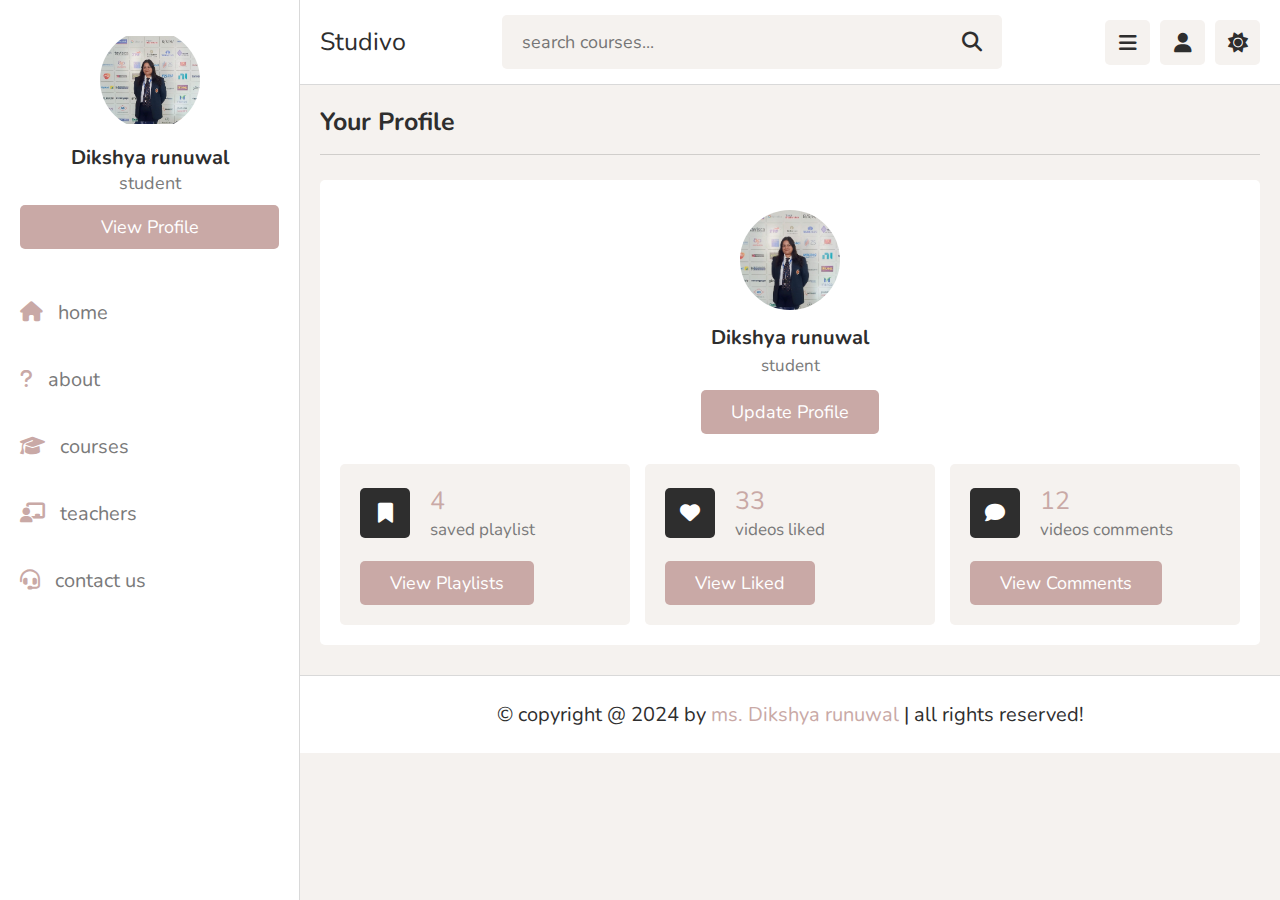
<file: profile.html>
<!DOCTYPE html>
<html lang="en">
<head>
   <meta charset="UTF-8">
   <meta http-equiv="X-UA-Compatible" content="IE=edge">
   <meta name="viewport" content="width=device-width, initial-scale=1.0">
   <title>profile</title>

   <!-- font awesome cdn link  -->
   <link rel="stylesheet" href="https://cdnjs.cloudflare.com/ajax/libs/font-awesome/6.1.2/css/all.min.css">

   <!-- custom css file link  -->
   <link rel="stylesheet" href="css/style.css">

</head>
<body>

<header class="header">
   
   <section class="flex">

      <a href="index.html" class="logo">Studivo</a>

      <form action="search.html" method="post" class="search-form">
         <input type="text" name="search_box" required placeholder="search courses..." maxlength="100">
         <button type="submit" class="fas fa-search"></button>
      </form>

      <div class="icons">
         <div id="menu-btn" class="fas fa-bars"></div>
         <div id="search-btn" class="fas fa-search"></div>
         <div id="user-btn" class="fas fa-user"></div>
         <div id="toggle-btn" class="fas fa-sun"></div>
      </div>

      <div class="profile">
         <img src="images/pic1.jpg" class="image" alt="">
         <h3 class="name">Dikshya runuwal</h3>
         <p class="role">student</p>
         <a href="profile.html" class="btn">view profile</a>
         <div class="flex-btn">
            <a href="login.html" class="option-btn">login</a>
            <a href="register.html" class="option-btn">register</a>
         </div>
      </div>

   </section>

</header>   

<div class="side-bar">

   <div id="close-btn">
      <i class="fas fa-times"></i>
   </div>

   <div class="profile">
      <img src="images/pic1.jpg" class="image" alt="">
      <h3 class="name">Dikshya runuwal</h3>
      <p class="role">student</p>
      <a href="profile.html" class="btn">view profile</a>
   </div>

   <nav class="navbar">
      <a href="index.html"><i class="fas fa-home"></i><span>home</span></a>
      <a href="about.html"><i class="fas fa-question"></i><span>about</span></a>
      <a href="courses.html"><i class="fas fa-graduation-cap"></i><span>courses</span></a>
      <a href="teachers.html"><i class="fas fa-chalkboard-user"></i><span>teachers</span></a>
      <a href="contact.html"><i class="fas fa-headset"></i><span>contact us</span></a>
   </nav>

</div>

<section class="user-profile">

   <h1 class="heading">your profile</h1>

   <div class="info">

      <div class="user">
         <img src="images/pic1.jpg" alt="">
         <h3>Dikshya runuwal</h3>
         <p>student</p>
         <a href="update.html" class="inline-btn">update profile</a>
      </div>
   
      <div class="box-container">
   
         <div class="box">
            <div class="flex">
               <i class="fas fa-bookmark"></i>
               <div>
                  <span>4</span>
                  <p>saved playlist</p>
               </div>
            </div>
            <a href="#" class="inline-btn">view playlists</a>
         </div>
   
         <div class="box">
            <div class="flex">
               <i class="fas fa-heart"></i>
               <div>
                  <span>33</span>
                  <p>videos liked</p>
               </div>
            </div>
            <a href="#" class="inline-btn">view liked</a>
         </div>
   
         <div class="box">
            <div class="flex">
               <i class="fas fa-comment"></i>
               <div>
                  <span>12</span>
                  <p>videos comments</p>
               </div>
            </div>
            <a href="#" class="inline-btn">view comments</a>
         </div>
   
      </div>
   </div>

</section>














<footer class="footer">

   &copy; copyright @ 2024 by <span>ms. Dikshya runuwal</span> | all rights reserved!

</footer>

<!-- custom js file link  -->
<script src="js/script.js"></script>

   
</body>
</html>
</file>
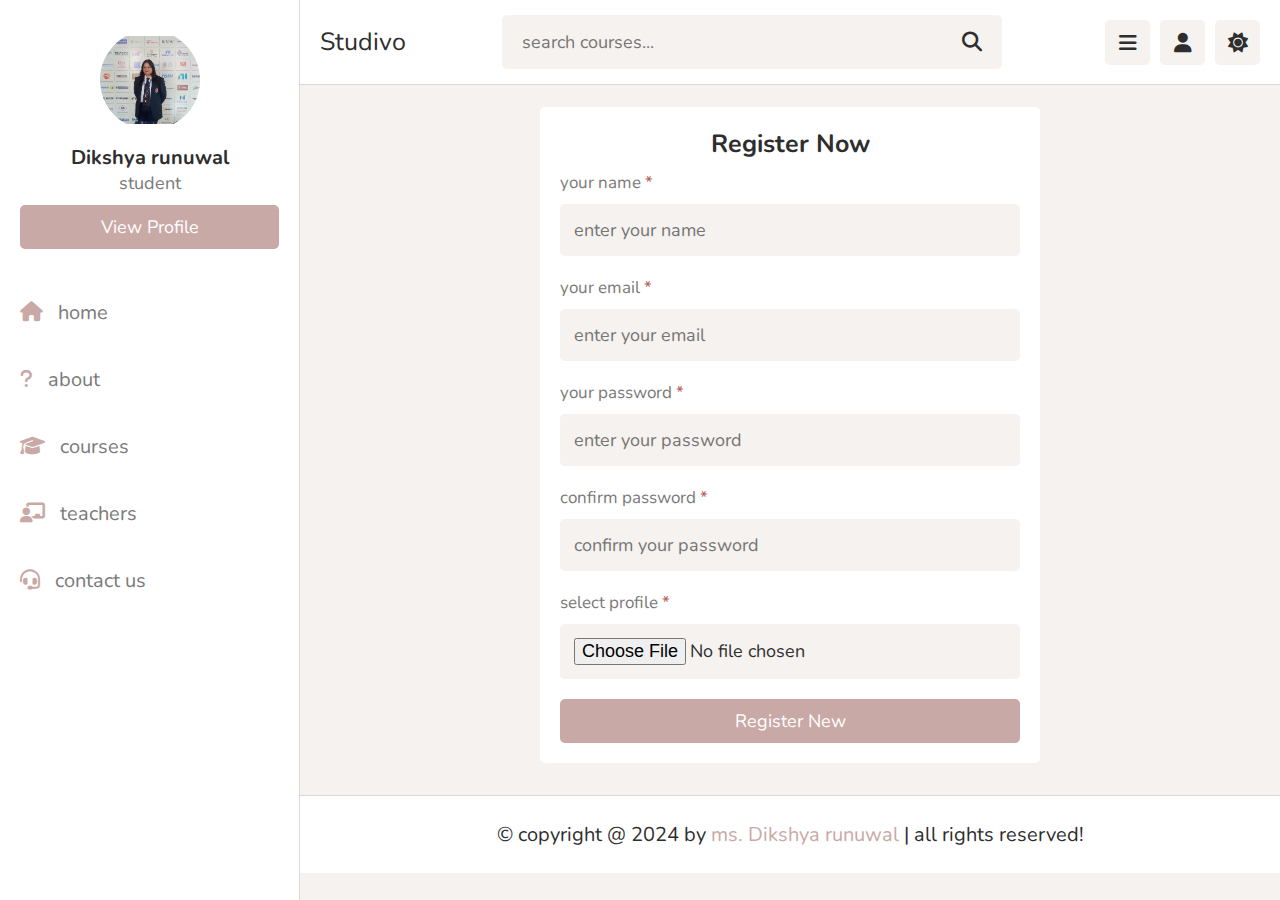
<file: register.html>
<!DOCTYPE html>
<html lang="en">
<head>
   <meta charset="UTF-8">
   <meta http-equiv="X-UA-Compatible" content="IE=edge">
   <meta name="viewport" content="width=device-width, initial-scale=1.0">
   <title>register</title>

   <!-- font awesome cdn link  -->
   <link rel="stylesheet" href="https://cdnjs.cloudflare.com/ajax/libs/font-awesome/6.1.2/css/all.min.css">

   <!-- custom css file link  -->
   <link rel="stylesheet" href="css/style.css">

</head>
<body>

<header class="header">
   
   <section class="flex">

      <a href="index.html" class="logo">Studivo</a>

      <form action="search.html" method="post" class="search-form">
         <input type="text" name="search_box" required placeholder="search courses..." maxlength="100">
         <button type="submit" class="fas fa-search"></button>
      </form>

      <div class="icons">
         <div id="menu-btn" class="fas fa-bars"></div>
         <div id="search-btn" class="fas fa-search"></div>
         <div id="user-btn" class="fas fa-user"></div>
         <div id="toggle-btn" class="fas fa-sun"></div>
      </div>

      <div class="profile">
         <img src="images/pic1.jpg" class="image" alt="">
         <h3 class="name">Dikshya runuwal</h3>
         <p class="role">student</p>
         <a href="profile.html" class="btn">view profile</a>
         <div class="flex-btn">
            <a href="login.html" class="option-btn">login</a>
            <a href="register.html" class="option-btn">register</a>
         </div>
      </div>

   </section>

</header>   

<div class="side-bar">

   <div id="close-btn">
      <i class="fas fa-times"></i>
   </div>

   <div class="profile">
      <img src="images/pic1.jpg" class="image" alt="">
      <h3 class="name">Dikshya runuwal</h3>
      <p class="role">student</p>
      <a href="profile.html" class="btn">view profile</a>
   </div>

   <nav class="navbar">
      <a href="index.html"><i class="fas fa-home"></i><span>home</span></a>
      <a href="about.html"><i class="fas fa-question"></i><span>about</span></a>
      <a href="courses.html"><i class="fas fa-graduation-cap"></i><span>courses</span></a>
      <a href="teachers.html"><i class="fas fa-chalkboard-user"></i><span>teachers</span></a>
      <a href="contact.html"><i class="fas fa-headset"></i><span>contact us</span></a>
   </nav>

</div>

<section class="form-container">

   <form action="" method="post" enctype="multipart/form-data">
      <h3>register now</h3>
      <p>your name <span>*</span></p>
      <input type="text" name="name" placeholder="enter your name" required maxlength="50" class="box">
      <p>your email <span>*</span></p>
      <input type="email" name="email" placeholder="enter your email" required maxlength="50" class="box">
      <p>your password <span>*</span></p>
      <input type="password" name="pass" placeholder="enter your password" required maxlength="20" class="box">
      <p>confirm password <span>*</span></p>
      <input type="password" name="c_pass" placeholder="confirm your password" required maxlength="20" class="box">
      <p>select profile <span>*</span></p>
      <input type="file" accept="image/*" required class="box">
      <input type="submit" value="register new" name="submit" class="btn">
   </form>

</section>















<footer class="footer">

   &copy; copyright @ 2024 by <span>ms. Dikshya runuwal</span> | all rights reserved!

</footer>

<!-- custom js file link  -->
<script src="js/script.js"></script>

   
</body>
</html>
</file>
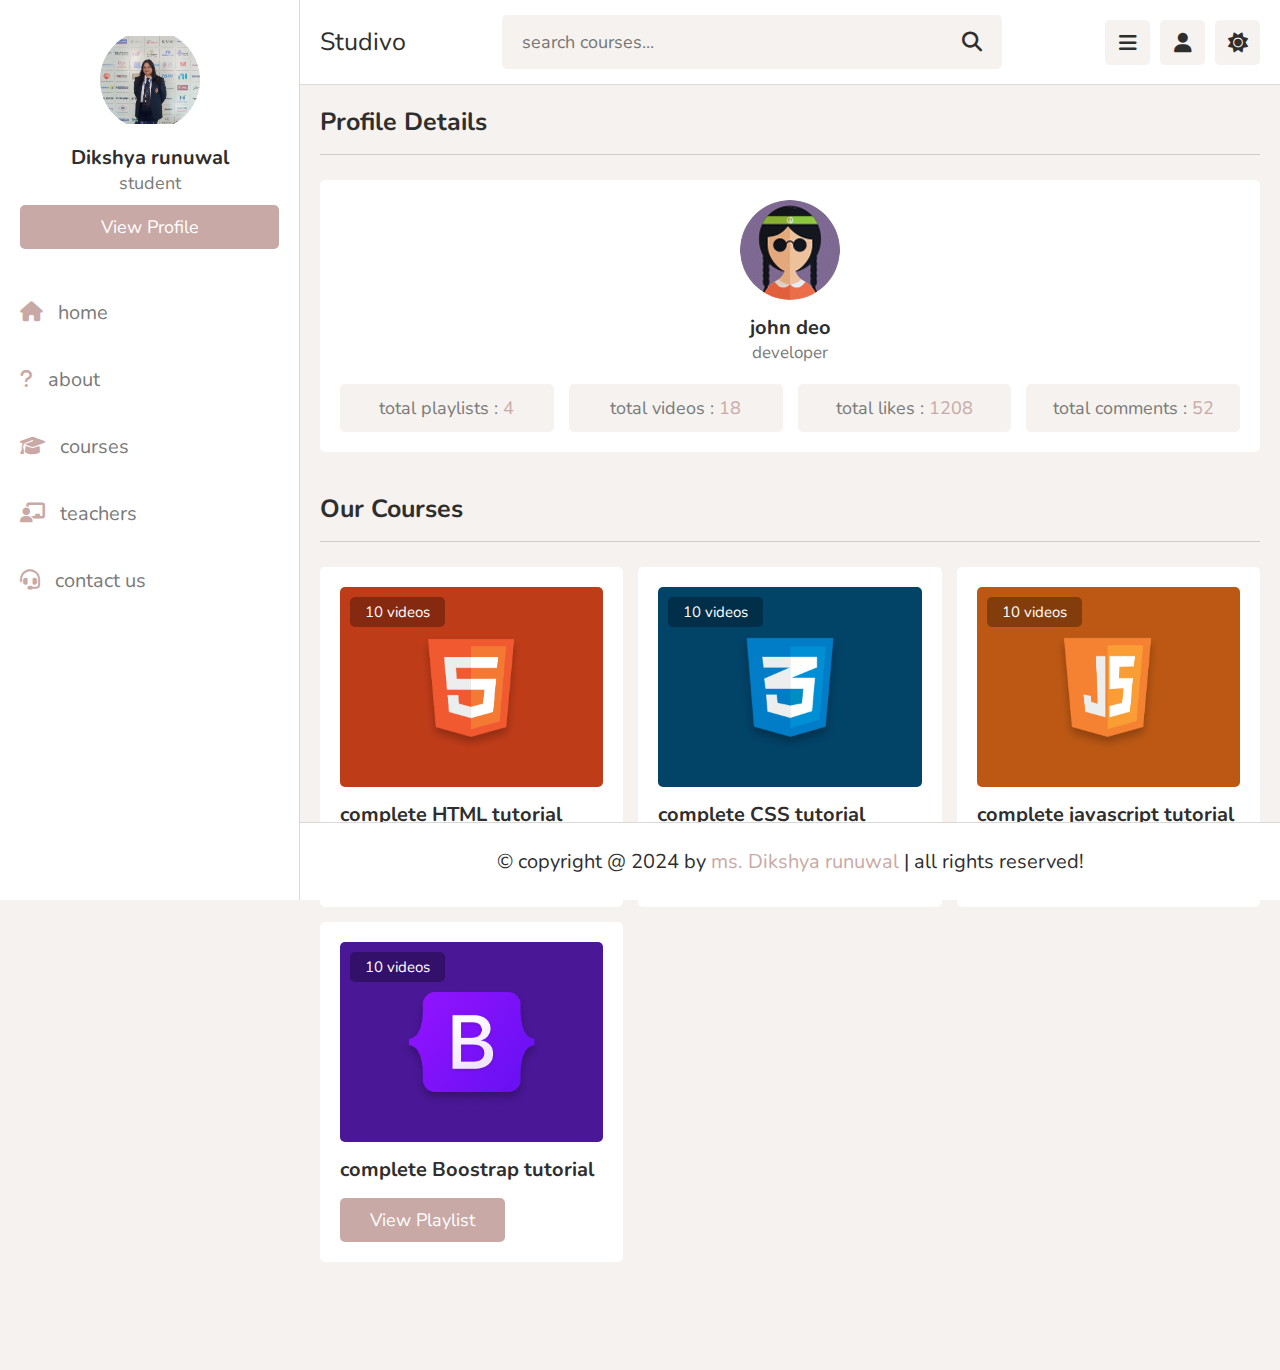
<file: teacher_profile.html>
<!DOCTYPE html>
<html lang="en">
<head>
   <meta charset="UTF-8">
   <meta http-equiv="X-UA-Compatible" content="IE=edge">
   <meta name="viewport" content="width=device-width, initial-scale=1.0">
   <title>tutor profile</title>

   <!-- font awesome cdn link  -->
   <link rel="stylesheet" href="https://cdnjs.cloudflare.com/ajax/libs/font-awesome/6.1.2/css/all.min.css">

   <!-- custom css file link  -->
   <link rel="stylesheet" href="css/style.css">

</head>
<body>

<header class="header">
   
   <section class="flex">

      <a href="index.html" class="logo">Studivo</a>

      <form action="search.html" method="post" class="search-form">
         <input type="text" name="search_box" required placeholder="search courses..." maxlength="100">
         <button type="submit" class="fas fa-search"></button>
      </form>

      <div class="icons">
         <div id="menu-btn" class="fas fa-bars"></div>
         <div id="search-btn" class="fas fa-search"></div>
         <div id="user-btn" class="fas fa-user"></div>
         <div id="toggle-btn" class="fas fa-sun"></div>
      </div>

      <div class="profile">
         <img src="images/pic1.jpg" class="image" alt="">
         <h3 class="name">Dikshya runuwal</h3>
         <p class="role">student</p>
         <a href="profile.html" class="btn">view profile</a>
         <div class="flex-btn">
            <a href="login.html" class="option-btn">login</a>
            <a href="register.html" class="option-btn">register</a>
         </div>
      </div>

   </section>

</header>   

<div class="side-bar">

   <div id="close-btn">
      <i class="fas fa-times"></i>
   </div>

   <div class="profile">
      <img src="images/pic1.jpg" class="image" alt="">
      <h3 class="name">Dikshya runuwal</h3>
      <p class="role">student</p>
      <a href="profile.html" class="btn">view profile</a>
   </div>

   <nav class="navbar">
      <a href="index.html"><i class="fas fa-home"></i><span>home</span></a>
      <a href="about.html"><i class="fas fa-question"></i><span>about</span></a>
      <a href="courses.html"><i class="fas fa-graduation-cap"></i><span>courses</span></a>
      <a href="teachers.html"><i class="fas fa-chalkboard-user"></i><span>teachers</span></a>
      <a href="contact.html"><i class="fas fa-headset"></i><span>contact us</span></a>
   </nav>

</div>

<section class="teacher-profile">

   <h1 class="heading">profile details</h1>

   <div class="details">
      <div class="tutor">
         <img src="images/pic-2.jpg" alt="">
         <h3>john deo</h3>
         <span>developer</span>
      </div>
      <div class="flex">
         <p>total playlists : <span>4</span></p>
         <p>total videos : <span>18</span></p>
         <p>total likes : <span>1208</span></p>
         <p>total comments : <span>52</span></p>
      </div>
   </div>

</section>

<section class="courses">

   <h1 class="heading">our courses</h1>

   <div class="box-container">

      <div class="box">
         <div class="thumb">
            <img src="images/thumb-1.png" alt="">
            <span>10 videos</span>
         </div>
         <h3 class="title">complete HTML tutorial</h3>
         <a href="playlist.html" class="inline-btn">view playlist</a>
      </div>

      <div class="box">
         <div class="thumb">
            <img src="images/thumb-2.png" alt="">
            <span>10 videos</span>
         </div>
         <h3 class="title">complete CSS tutorial</h3>
         <a href="playlist.html" class="inline-btn">view playlist</a>
      </div>

      <div class="box">
         <div class="thumb">
            <img src="images/thumb-3.png" alt="">
            <span>10 videos</span>
         </div>
         <h3 class="title">complete javascript tutorial</h3>
         <a href="playlist.html" class="inline-btn">view playlist</a>
      </div>

      <div class="box">
         <div class="thumb">
            <img src="images/thumb-4.png" alt="">
            <span>10 videos</span>
         </div>
         <h3 class="title">complete Boostrap tutorial</h3>
         <a href="playlist.html" class="inline-btn">view playlist</a>
      </div>

   </div>

</section>












<footer class="footer">

   &copy; copyright @ 2024 by <span>ms. Dikshya runuwal</span> | all rights reserved!

</footer>

<!-- custom js file link  -->
<script src="js/script.js"></script>

   
</body>
</html>
</file>
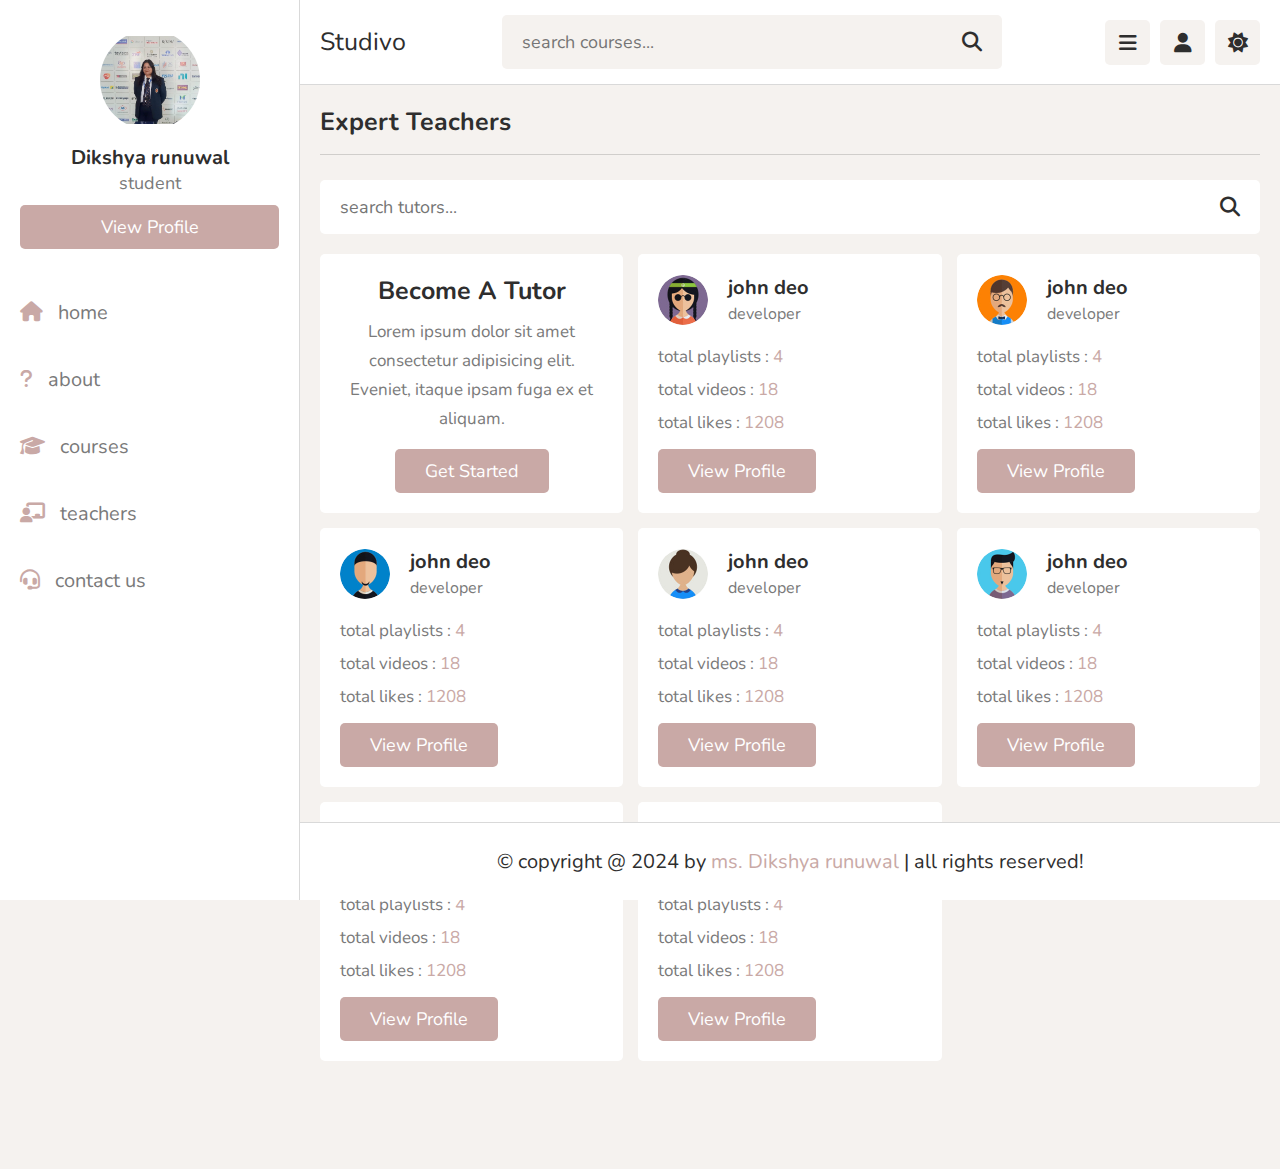
<file: teachers.html>
<!DOCTYPE html>
<html lang="en">
<head>
   <meta charset="UTF-8">
   <meta http-equiv="X-UA-Compatible" content="IE=edge">
   <meta name="viewport" content="width=device-width, initial-scale=1.0">
   <title>teachers</title>

   <!-- font awesome cdn link  -->
   <link rel="stylesheet" href="https://cdnjs.cloudflare.com/ajax/libs/font-awesome/6.1.2/css/all.min.css">

   <!-- custom css file link  -->
   <link rel="stylesheet" href="css/style.css">

</head>
<body>

<header class="header">
   
   <section class="flex">

      <a href="index.html" class="logo">Studivo</a>

      <form action="search.html" method="post" class="search-form">
         <input type="text" name="search_box" required placeholder="search courses..." maxlength="100">
         <button type="submit" class="fas fa-search"></button>
      </form>

      <div class="icons">
         <div id="menu-btn" class="fas fa-bars"></div>
         <div id="search-btn" class="fas fa-search"></div>
         <div id="user-btn" class="fas fa-user"></div>
         <div id="toggle-btn" class="fas fa-sun"></div>
      </div>

      <div class="profile">
         <img src="images/pic1.jpg" class="image" alt="">
         <h3 class="name">Dikshya runuwal</h3>
         <p class="role">student</p>
         <a href="profile.html" class="btn">view profile</a>
         <div class="flex-btn">
            <a href="login.html" class="option-btn">login</a>
            <a href="register.html" class="option-btn">register</a>
         </div>
      </div>

   </section>

</header>   

<div class="side-bar">

   <div id="close-btn">
      <i class="fas fa-times"></i>
   </div>

   <div class="profile">
      <img src="images/pic1.jpg" class="image" alt="">
      <h3 class="name">Dikshya runuwal</h3>
      <p class="role">student</p>
      <a href="profile.html" class="btn">view profile</a>
   </div>

   <nav class="navbar">
      <a href="index.html"><i class="fas fa-home"></i><span>home</span></a>
      <a href="about.html"><i class="fas fa-question"></i><span>about</span></a>
      <a href="courses.html"><i class="fas fa-graduation-cap"></i><span>courses</span></a>
      <a href="teachers.html"><i class="fas fa-chalkboard-user"></i><span>teachers</span></a>
      <a href="contact.html"><i class="fas fa-headset"></i><span>contact us</span></a>
   </nav>

</div>

<section class="teachers">

   <h1 class="heading">expert teachers</h1>

   <form action="" method="post" class="search-tutor">
      <input type="text" name="search_box" placeholder="search tutors..." required maxlength="100">
      <button type="submit" class="fas fa-search" name="search_tutor"></button>
   </form>

   <div class="box-container">

      <div class="box offer">
         <h3>become a tutor</h3>
         <p>Lorem ipsum dolor sit amet consectetur adipisicing elit. Eveniet, itaque ipsam fuga ex et aliquam.</p>
         <a href="register.html" class="inline-btn">get started</a>
      </div>

      <div class="box">
         <div class="tutor">
            <img src="images/pic-2.jpg" alt="">
            <div>
               <h3>john deo</h3>
               <span>developer</span>
            </div>
         </div>
         <p>total playlists : <span>4</span></p>
         <p>total videos : <span>18</span></p>
         <p>total likes : <span>1208</span></p>
         <a href="teacher_profile.html" class="inline-btn">view profile</a>
      </div>

      <div class="box">
         <div class="tutor">
            <img src="images/pic-3.jpg" alt="">
            <div>
               <h3>john deo</h3>
               <span>developer</span>
            </div>
         </div>
         <p>total playlists : <span>4</span></p>
         <p>total videos : <span>18</span></p>
         <p>total likes : <span>1208</span></p>
         <a href="teacher_profile.html" class="inline-btn">view profile</a>
      </div>

      <div class="box">
         <div class="tutor">
            <img src="images/pic-4.jpg" alt="">
            <div>
               <h3>john deo</h3>
               <span>developer</span>
            </div>
         </div>
         <p>total playlists : <span>4</span></p>
         <p>total videos : <span>18</span></p>
         <p>total likes : <span>1208</span></p>
         <a href="teacher_profile.html" class="inline-btn">view profile</a>
      </div>

      <div class="box">
         <div class="tutor">
            <img src="images/pic-5.jpg" alt="">
            <div>
               <h3>john deo</h3>
               <span>developer</span>
            </div>
         </div>
         <p>total playlists : <span>4</span></p>
         <p>total videos : <span>18</span></p>
         <p>total likes : <span>1208</span></p>
         <a href="teacher_profile.html" class="inline-btn">view profile</a>
      </div>

      <div class="box">
         <div class="tutor">
            <img src="images/pic-6.jpg" alt="">
            <div>
               <h3>john deo</h3>
               <span>developer</span>
            </div>
         </div>
         <p>total playlists : <span>4</span></p>
         <p>total videos : <span>18</span></p>
         <p>total likes : <span>1208</span></p>
         <a href="teacher_profile.html" class="inline-btn">view profile</a>
      </div>

      <div class="box">
         <div class="tutor">
            <img src="images/pic-7.jpg" alt="">
            <div>
               <h3>john deo</h3>
               <span>developer</span>
            </div>
         </div>
         <p>total playlists : <span>4</span></p>
         <p>total videos : <span>18</span></p>
         <p>total likes : <span>1208</span></p>
         <a href="teacher_profile.html" class="inline-btn">view profile</a>
      </div>

      <div class="box">
         <div class="tutor">
            <img src="images/pic-8.jpg" alt="">
            <div>
               <h3>john deo</h3>
               <span>developer</span>
            </div>
         </div>
         <p>total playlists : <span>4</span></p>
         <p>total videos : <span>18</span></p>
         <p>total likes : <span>1208</span></p>
         <a href="teacher_profile.html" class="inline-btn">view profile</a>
      </div>

   </div>

</section>














<footer class="footer">

   &copy; copyright @ 2024 by <span>ms. Dikshya runuwal</span> | all rights reserved!

</footer>

<!-- custom js file link  -->
<script src="js/script.js"></script>

   
</body>
</html>
</file>
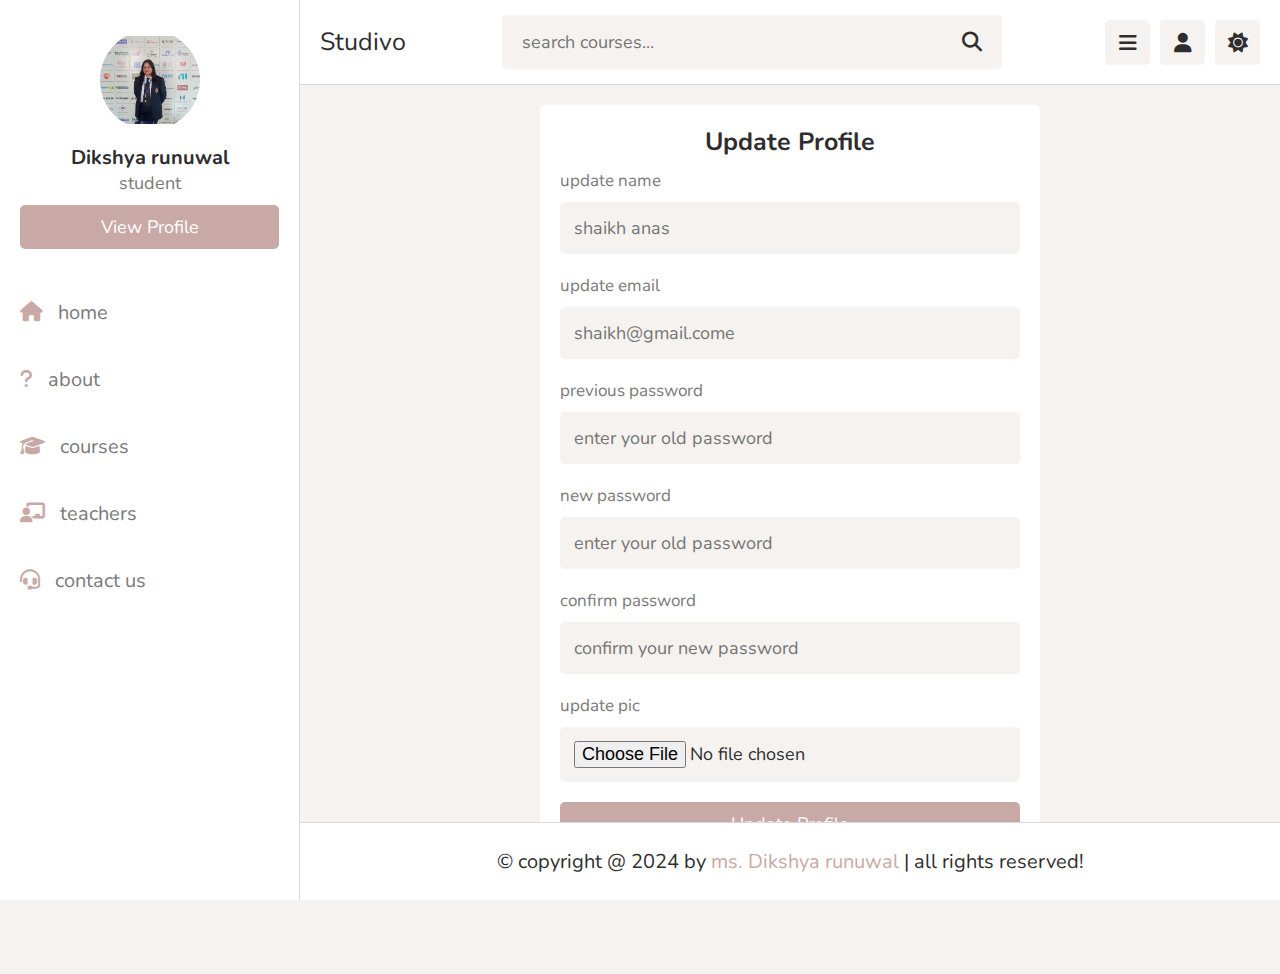
<file: update.html>
<!DOCTYPE html>
<html lang="en">
<head>
   <meta charset="UTF-8">
   <meta http-equiv="X-UA-Compatible" content="IE=edge">
   <meta name="viewport" content="width=device-width, initial-scale=1.0">
   <title>update</title>

   <!-- font awesome cdn link  -->
   <link rel="stylesheet" href="https://cdnjs.cloudflare.com/ajax/libs/font-awesome/6.1.2/css/all.min.css">

   <!-- custom css file link  -->
   <link rel="stylesheet" href="css/style.css">

</head>
<body>

<header class="header">
   
   <section class="flex">

      <a href="index.html" class="logo">Studivo</a>

      <form action="search.html" method="post" class="search-form">
         <input type="text" name="search_box" required placeholder="search courses..." maxlength="100">
         <button type="submit" class="fas fa-search"></button>
      </form>

      <div class="icons">
         <div id="menu-btn" class="fas fa-bars"></div>
         <div id="search-btn" class="fas fa-search"></div>
         <div id="user-btn" class="fas fa-user"></div>
         <div id="toggle-btn" class="fas fa-sun"></div>
      </div>

      <div class="profile">
         <img src="images/pic1.jpg" class="image" alt="">
         <h3 class="name">Dikshya runuwal</h3>
         <p class="role">student</p>
         <a href="profile.html" class="btn">view profile</a>
         <div class="flex-btn">
            <a href="login.html" class="option-btn">login</a>
            <a href="register.html" class="option-btn">register</a>
         </div>
      </div>

   </section>

</header>   

<div class="side-bar">

   <div id="close-btn">
      <i class="fas fa-times"></i>
   </div>

   <div class="profile">
      <img src="images/pic1.jpg" class="image" alt="">
      <h3 class="name">Dikshya runuwal</h3>
      <p class="role">student</p>
      <a href="profile.html" class="btn">view profile</a>
   </div>

   <nav class="navbar">
      <a href="index.html"><i class="fas fa-home"></i><span>home</span></a>
      <a href="about.html"><i class="fas fa-question"></i><span>about</span></a>
      <a href="courses.html"><i class="fas fa-graduation-cap"></i><span>courses</span></a>
      <a href="teachers.html"><i class="fas fa-chalkboard-user"></i><span>teachers</span></a>
      <a href="contact.html"><i class="fas fa-headset"></i><span>contact us</span></a>
   </nav>

</div>

<section class="form-container">

   <form action="" method="post" enctype="multipart/form-data">
      <h3>update profile</h3>
      <p>update name</p>
      <input type="text" name="name" placeholder="shaikh anas" maxlength="50" class="box">
      <p>update email</p>
      <input type="email" name="email" placeholder="shaikh@gmail.come" maxlength="50" class="box">
      <p>previous password</p>
      <input type="password" name="old_pass" placeholder="enter your old password" maxlength="20" class="box">
      <p>new password</p>
      <input type="password" name="new_pass" placeholder="enter your old password" maxlength="20" class="box">
      <p>confirm password</p>
      <input type="password" name="c_pass" placeholder="confirm your new password" maxlength="20" class="box">
      <p>update pic</p>
      <input type="file" accept="image/*" class="box">
      <input type="submit" value="update profile" name="submit" class="btn">
   </form>

</section>















<footer class="footer">

   &copy; copyright @ 2024 by <span>ms. Dikshya runuwal</span> | all rights reserved!

</footer>

<!-- custom js file link  -->
<script src="js/script.js"></script>

   
</body>
</html>
</file>
<file: css/style.css>
@import url('https://fonts.googleapis.com/css2?family=Nunito:wght@200;300;400;500;600;700&display=swap');

:root{
   --main-color: #C9A9A6;   
  --red: #B85C5C;   
  --orange: #D9A066;      
  --light-color: #7A7A7A; 
  --light-bg: #F5F2EF;    
  --black: #2E2E2E;       
  --white: #FFFFFF;        
  --border: .1rem solid rgba(0,0,0,.15); 
}

*{
   font-family: 'Nunito', sans-serif;
   margin:0; padding:0;
   box-sizing: border-box;
   outline: none; border:none;
   text-decoration: none;
}

*::selection{
   background-color: var(--main-color);
   color:#fff;
}

html{
   font-size: 62.5%;
   overflow-x: hidden;
}

html::-webkit-scrollbar{
   width: 1rem;
   height: .5rem;
}

html::-webkit-scrollbar-track{
   background-color: transparent;
}

html::-webkit-scrollbar-thumb{
   background-color: var(--main-color);
}

body{
   background-color: var(--light-bg);
   padding-left: 30rem;
}

body.dark{
   --light-color:#aaa;
   --light-bg:#333;
   --black:#fff;
   --white:#222;
   --border:.1rem solid rgba(255,255,255,.2);
}

body.active{
   padding-left: 0;
}

section{
   padding:2rem;
   margin: 0 auto;
   max-width: 1200px;
}

.heading{
   font-size: 2.5rem;
   color:var(--black);
   margin-bottom: 2.5rem;
   border-bottom: var(--border);
   padding-bottom: 1.5rem;
   text-transform: capitalize;
}

.inline-btn,
.inline-option-btn,
.inline-delete-btn,
.btn,
.delete-btn,
.option-btn{
   border-radius: .5rem;
   color:#fff;
   font-size: 1.8rem;
   cursor: pointer;
   text-transform: capitalize;
   padding:1rem 3rem;
   text-align: center;
   margin-top: 1rem;
}

.btn,
.delete-btn,
.option-btn{
   display: block;
   width: 100%;
}

.inline-btn,
.inline-option-btn,
.inline-delete-btn{
   display: inline-block;
}

.btn,
.inline-btn{
   background-color: var(--main-color);
}

.option-btn,
.inline-option-btn{
   background-color:var(--orange);
}

.delete-btn,
.inline-delete-btn{
   background-color: var(--red);
}

.inline-btn:hover,
.inline-option-btn:hover,
.inline-delete-btn:hover,
.btn:hover,
.delete-btn:hover,
.option-btn:hover{
   background-color: var(--black);
   color: var(--white);
}

.flex-btn{
   display: flex;
   gap: 1rem;
}

.header{
   position: sticky;
   top:0; left:0; right: 0;
   background-color: var(--white);
   z-index: 1000;
   border-bottom: var(--border);
}

.header .flex{
   display: flex;
   align-items: center;
   justify-content: space-between;
   position: relative;
   padding: 1.5rem 2rem;
}

.header .flex .logo{
   font-size: 2.5rem;
   color: var(--black);
}

.header .flex .search-form{
   width: 50rem;
   border-radius: .5rem;
   background-color: var(--light-bg);
   padding:1.5rem 2rem;
   display: flex;
   gap:2rem;

}

.header .flex .search-form input{
   width: 100%;
   font-size: 1.8rem;
   color:var(--black);
   background:none;
}

.header .flex .search-form button{
   background:none;
   font-size: 2rem;
   cursor: pointer;
   color:var(--black);
}

.header .flex .search-form button:hover{
   color: var(--main-color);
}

.header .flex .icons div{
   font-size: 2rem;
   color:var(--black);
   background-color: var(--light-bg);
   border-radius: .5rem;
   height: 4.5rem;
   width: 4.5rem;
   line-height: 4.5rem;
   cursor: pointer;
   text-align: center;
   margin-left: .7rem;
}

.header .flex .icons div:hover{
   background-color: var(--black);
   color:var(--white);
}

.header .flex .profile{
   position: absolute;
   top:120%; right: 2rem;
   background-color: var(--white);
   border-radius: .5rem;
   padding: 1.5rem;
   text-align: center;
   overflow: hidden;
   transform-origin: top right;
   transform: scale(0);
   transition: .2s linear;
   width: 30rem;
}

.header .flex .profile.active{
   transform: scale(1);
}

.header .flex .profile .image{
   height: 10rem;
   width: 10rem;
   border-radius: 50%;
   object-fit: contain;
   margin-bottom: 1rem;
}

.header .flex .profile .name{
   font-size: 2rem;
   color:var(--black);
   overflow: hidden;
   text-overflow: ellipsis;
   white-space: nowrap;
}

.header .flex .profile .role{
   font-size: 1.8rem;
   color: var(--light-color);
}

#search-btn{
   display: none;
}

.side-bar{
   position: fixed;
   top: 0; left: 0;
   width: 30rem;
   background-color: var(--white);
   height: 100vh;
   border-right: var(--border);
   z-index: 1200;
}

.side-bar #close-btn{
   text-align: right;
   padding: 2rem;
   display: none;
}

.side-bar #close-btn i{
   text-align: right;
   font-size: 2.5rem;
   background:var(--red);
   border-radius: .5rem;
   color:var(--white);
   cursor: pointer;
   height: 4.5rem;
   width: 4.5rem;
   line-height: 4.5rem;
   text-align: center;
}

.side-bar #close-btn i:hover{
   background-color: var(--black);
}

.side-bar .profile{
   padding:3rem 2rem;
   text-align: center;
}

.side-bar .profile .image{
   height: 10rem;
   width: 10rem;
   border-radius: 50%;
   object-fit: contain;
   margin-bottom: 1rem;
}

.side-bar .profile .name{
   font-size: 2rem;
   color:var(--black);
   overflow: hidden;
   text-overflow: ellipsis;
   white-space: nowrap;
}

.side-bar .profile .role{
   font-size: 1.8rem;
   color: var(--light-color);
}

.side-bar .navbar a{
   display: block;
   padding: 2rem;
   font-size: 2rem;
}

.side-bar .navbar a i{
   margin-right: 1.5rem;
   color:var(--main-color);
   transition: .2s linear;
}

.side-bar .navbar a span{
   color:var(--light-color);
}

.side-bar .navbar a:hover{
   background-color: var(--light-bg);
}

.side-bar .navbar a:hover i{
   margin-right: 2.5rem;
}

.side-bar.active{
   left: -30rem;
}

.home-grid .box-container{
   display: grid;
   grid-template-columns: repeat(auto-fit, 27.5rem);
   gap:1.5rem;
   justify-content: center;
   align-items: flex-start;
}

.home-grid .box-container .box{
   background-color: var(--white);
   border-radius: .5rem;
   padding:2rem;
}

.home-grid .box-container .box .title{
   font-size: 2rem;
   color: var(--black);
   text-transform: capitalize;
}

.home-grid .box-container .box .flex{
   display: flex;
   flex-wrap: wrap;
   gap: 1.5rem;
   margin-top: 2rem;
}

.home-grid .box-container .flex a{
   background-color: var(--light-bg);
   border-radius: .5rem;
   padding: 1rem 1.5rem;
   font-size: 1.5rem;
}

.home-grid .box-container .flex a i{
   margin-right: 1rem;
   color:var(--black);
}

.home-grid .box-container .flex a span{
   color:var(--light-color);
}

.home-grid .box-container .flex a:hover{
   background-color: var(--black);
}

.home-grid .box-container .flex a:hover span{
   color:var(--white);
}

.home-grid .box-container .flex a:hover i{
   color:var(--white);
}

.home-grid .box-container .tutor{
   padding: 1rem 0;
   font-size: 1.8rem;
   color:var(--light-color);
   line-height: 2;
}

.home-grid .box-container .likes{
   color:var(--light-color);
   font-size: 1.7rem;
   margin-top: 1.5rem;
}

.home-grid .box-container .likes span{
   color:var(--main-color);
}

.about .row{
   display: flex;
   align-items: center;
   flex-wrap: wrap;
   gap:1.5rem;
}

.about .row .image{
   flex: 1 1 40rem;
}

.about .row .image img{
   width: 100%;
   height: 50rem;
}

.about .row .content{
   flex: 1 1 40rem;
}

.about .row .content p{
   font-size: 1.7rem;
   line-height: 2;
   color: var(--light-color);
   padding: 1rem 0;
}

.about .row .content h3{
   font-size: 3rem;
   color:var(--black);
   text-transform: capitalize;
}

.about .box-container{
   display: grid;
   grid-template-columns: repeat(auto-fit, minmax(27rem, 1fr));
   gap:1.5rem;
   justify-content: center;
   align-items: flex-start;
   margin-top: 3rem;
}

.about .box-container .box{
   border-radius: .5rem;
   background-color: var(--white);
   padding: 2rem;
   display: flex;
   align-items: center;
   gap: 2.5rem;
}

.about .box-container .box i{
   font-size: 4rem;
   color: var(--main-color);
}

.about .box-container .box h3{
   font-size: 2.5rem;
   color: var(--black);
   margin-bottom: .3rem;
}

.about .box-container .box p{
   font-size: 1.7rem;
   color:var(--light-color);
}

.reviews .box-container{
   display: grid;
   grid-template-columns: repeat(auto-fit, minmax(30rem, 1fr));
   gap:1.5rem;
   justify-content: center;
   align-items: flex-start;
}

.reviews .box-container .box{
   border-radius: .5rem;
   background-color: var(--white);
   padding: 2rem;
}

.reviews .box-container .box p{
   line-height: 1.7;
   font-size: 1.7rem;
   color: var(--light-color);
}

.reviews .box-container .box .student{
   margin-top: 2rem;
   display: flex;
   align-items: center;
   gap: 1.5rem;
}

.reviews .box-container .box .student img{
   height: 5rem;
   width: 5rem;
   object-fit: cover;
   border-radius: 50%;
}

.reviews .box-container .box .student h3{
   font-size: 2rem;
   color: var(--black);
   margin-bottom: .3rem;
}

.reviews .box-container .box .student .stars{
   font-size: 1.5rem;
   color:var(--orange);
}

.courses .box-container{
   display: grid;
   grid-template-columns: repeat(auto-fit, minmax(30rem, 1fr));
   gap:1.5rem;
   justify-content: center;
   align-items: flex-start;
}

.courses .box-container .box{
   border-radius: .5rem;
   background-color: var(--white);
   padding: 2rem;
}

.courses .box-container .box .tutor{
   display: flex;
   align-items: center;
   gap: 1.5rem;
   margin-bottom: 2.5rem;
}

.courses .box-container .box .tutor img{
   height: 5rem;
   width: 5rem;
   border-radius: 50%;
   object-fit: cover;
}

.courses .box-container .box .tutor h3{
   font-size: 1.8rem;
   color: var(--black);
   margin-bottom: .2rem;
}

.courses .box-container .box .tutor span{
   font-size: 1.3rem;
   color:var(--light-color);
}

.courses .box-container .box .thumb{
   position: relative;
}

.courses .box-container .box .thumb span{
   position: absolute;
   top:1rem; left: 1rem;
   border-radius: .5rem;
   padding: .5rem 1.5rem;
   background-color: rgba(0,0,0,.3);
   color: #fff;
   font-size: 1.5rem;
}

.courses .box-container .box .thumb img{
   width: 100%;
   height: 20rem;
   object-fit: cover;
   border-radius: .5rem;
}

.courses .box-container .box .title{
   font-size: 2rem;
   color: var(--black);
   padding-bottom: .5rem;
   padding-top: 1rem;
}

.courses .more-btn{
   text-align: center;
   margin-top: 2rem;
}

.playlist-details .row{
   display: flex;
   align-items: flex-end;
   gap:3rem;
   flex-wrap: wrap;
   background-color: var(--white);
   padding: 2rem;
}

.playlist-details .row .column{
   flex: 1 1 40rem;
}

.playlist-details .row .column .save-playlist{
   margin-bottom: 1.5rem;
}

.playlist-details .row .column .save-playlist button{
   border-radius: .5rem;
   background-color: var(--light-bg);
   padding:1rem 1.5rem;
   cursor: pointer;
}

.playlist-details .row .column .save-playlist button i{
   font-size: 2rem;
   color:var(--black);
   margin-right: .8rem;
}

.playlist-details .row .column .save-playlist button span{
   font-size: 1.8rem;
   color:var(--light-color);
}

.playlist-details .row .column .save-playlist button:hover{
   background-color: var(--black);
}

.playlist-details .row .column .save-playlist button:hover i{
   color:var(--white);
}

.playlist-details .row .column .save-playlist button:hover span{
   color:var(--white);
}

.playlist-details .row .column .thumb{
   position: relative;
}

.playlist-details .row .column .thumb span{
   font-size: 1.8rem;
   color: #fff;
   background-color: rgba(0,0,0,.3);
   border-radius: .5rem;
   position: absolute;
   top: 1rem; left: 1rem;
   padding: .5rem 1.5rem;
}

.playlist-details .row .column .thumb img{
   height: 30rem;
   width: 100%;
   object-fit: cover;
   border-radius: .5rem;
}

.playlist-details .row .column .tutor{
   display: flex;
   align-items: center;
   gap: 2rem;
   margin-bottom: 2rem;
}

.playlist-details .row .column .tutor img{
   height: 7rem;
   width: 7rem;
   border-radius: 50%;
   object-fit: cover;
}

.playlist-details .row .column .tutor h3{
   font-size: 2rem;
   color:var(--black);
   margin-bottom: .2rem;
}

.playlist-details .row .column .tutor span{
   font-size: 1.5rem;
   color: var(--light-color);
}

.playlist-details .row .column .details h3{
   font-size: 2rem;
   color: var(--black);
   text-transform: capitalize;
}

.playlist-details .row .column .details p{
   padding: 1rem 0;
   line-height: 2;
   font-size: 1.8rem;
   color: var(--light-color);
}

.playlist-videos .box-container{
   display: grid;
   grid-template-columns: repeat(auto-fit, minmax(30rem, 1fr));
   gap:1.5rem;
   justify-content: center;
   align-items: flex-start;
}

.playlist-videos .box-container .box{
   background-color: var(--white);
   border-radius: .5rem;
   padding: 2rem;
   position: relative;
}

.playlist-videos .box-container .box i{
   position: absolute;
   top: 2rem; left: 2rem; right: 2rem;
   height: 20rem;
   border-radius: .5rem;
   background-color: rgba(0,0,0,.3);
   display: flex;
   align-items: center;
   justify-content: center;
   font-size: 5rem;
   color: #fff;
   display: none;
}

.playlist-videos .box-container .box:hover i{
   display: flex;
}

.playlist-videos .box-container .box img{
   width: 100%;
   height: 20rem;
   object-fit: cover;
   border-radius: .5rem;
}

.playlist-videos .box-container .box h3{
   margin-top: 1.5rem;
   font-size: 1.8rem;
   color: var(--black);
}

.playlist-videos .box-container .box:hover h3{
   color: var(--main-color);
}

.watch-video .video-container{
   background-color: var(--white);
   border-radius: .5rem;
   padding: 2rem;
}

.watch-video .video-container .video{
   position: relative;
   margin-bottom: 1.5rem;
}

.watch-video .video-container .video video{
   border-radius: .5rem;
   width: 100%;
   object-fit: contain;
   background-color: #000;
}

.watch-video .video-container .title{
   font-size: 2rem;
   color: var(--black);
}

.watch-video .video-container .info{
   display: flex;
   margin-top: 1.5rem;
   margin-bottom: 2rem;
   border-bottom: var(--border);
   padding-bottom: 1.5rem;
   gap: 2.5rem;
   align-items: center;
}

.watch-video .video-container .info p{
   font-size: 1.6rem;
}

.watch-video .video-container .info p span{
   color: var(--light-color);
}

.watch-video .video-container .info i{
   margin-right: 1rem;
   color: var(--main-color);
}

.watch-video .video-container .tutor{
   display: flex;
   align-items: center;
   gap: 2rem;
   margin-bottom: 1rem;
}

.watch-video .video-container .tutor img{
   border-radius: 50%;
   height: 5rem;
   width: 5rem;
   object-fit: cover;
}

.watch-video .video-container .tutor h3{
   font-size: 2rem;
   color: var(--black);
   margin-bottom: .2rem;
}

.watch-video .video-container .tutor span{
   font-size: 1.5rem;
   color: var(--light-color);
}

.watch-video .video-container .flex{
   display: flex;
   align-items: center;
   justify-content: space-between;
   gap: 1.5rem;
}

.watch-video .video-container .flex button{
   border-radius: .5rem;
   padding: 1rem 1.5rem;
   font-size: 1.8rem;
   cursor: pointer;
   background-color: var(--light-bg);
}

.watch-video .video-container .flex button i{
   margin-right: 1rem;
   color: var(--black);
}

.watch-video .video-container .flex button span{
   color: var(--light-color);
}

.watch-video .video-container .flex button:hover{
   background-color: var(--black);
}

.watch-video .video-container .flex button:hover i{
   color: var(--white);
}

.watch-video .video-container .flex button:hover span{
   color: var(--white);
}

.watch-video .video-container .description{
   line-height: 1.5;
   font-size: 1.7rem;
   color: var(--light-color);
   margin-top: 2rem;
}

.comments .add-comment{
   background-color: var(--white);
   border-radius: .5rem;
   padding: 2rem;
   margin-bottom: 3rem;
}

.comments .add-comment h3{
   font-size: 2rem;
   color: var(--black);
   margin-bottom: 1rem;
}

.comments .add-comment textarea{
   height: 20rem;
   resize: none;
   background-color: var(--light-bg);
   border-radius: .5rem;
   border: var(--border);
   padding: 1.4rem;
   font-size: 1.8rem;
   color: var(--black);
   width: 100%;
   margin: .5rem 0;
}

.comments .box-container{
   display: grid;
   gap: 2.5rem;
   background-color: var(--white);
   padding: 2rem;
   border-radius: .5rem;
}

.comments .box-container .box .user{
   display: flex;
   align-items: center;
   gap: 1.5rem;
   margin-bottom: 2rem;
}

.comments .box-container .box .user img{
   height: 5rem;
   width: 5rem;
   border-radius: 50%;
}

.comments .box-container .box .user h3{
   font-size: 2rem;
   color: var(--black);
   margin-bottom: .2rem;
}

.comments .box-container .box .user span{
   font-size: 1.5rem;
   color: var(--light-color);
}

.comments .box-container .box .comment-box{
   border-radius: .5rem;
   background-color: var(--light-bg);
   padding:1rem 1.5rem;
   white-space: pre-line;
   margin: .5rem 0;
   font-size: 1.8rem;
   color: var(--black);
   line-height: 1.5;
   position: relative;
   z-index: 0;
}

.comments .box-container .box .comment-box::before{
   content: '';
   position: absolute;
   top: -1rem; left: 1.5rem;
   background-color: var(--light-bg);
   height: 1.2rem;
   width: 2rem;
   clip-path: polygon(50% 0%, 0% 100%, 100% 100%);
}

.teachers .search-tutor{
   margin-bottom: 2rem;
   border-radius: .5rem;
   background-color: var(--white);
   padding: 1.5rem 2rem;
   display: flex;
   align-items: center;
   gap: 1.5rem;
}

.teachers .search-tutor input{
   width: 100%;
   background: none;
   font-size: 1.8rem;
   color: var(--black);
}

.teachers .search-tutor button{
   font-size: 2rem;
   color: var(--black);
   cursor: pointer;
   background:none;
}

.teachers .search-tutor button:hover{
   color: var(--main-color);
}

.teachers .box-container{
   display: grid;
   grid-template-columns: repeat(auto-fit, minmax(30rem, 1fr));
   gap:1.5rem;
   justify-content: center;
   align-items: flex-start;
}

.teachers .box-container .box{
   background-color: var(--white);
   border-radius: .5rem;
   padding: 2rem;
}

.teachers .box-container .offer{
   text-align: center;
}

.teachers .box-container .offer h3{
   font-size: 2.5rem;
   color: var(--black);
   text-transform: capitalize;
   padding-bottom: .5rem;
}

.teachers .box-container .offer p{
   line-height: 1.7;
   padding: .5rem 0;
   color: var(--light-color);
   font-size: 1.7rem;
}

.teachers .box-container .box .tutor{
   display: flex;
   align-items: center;
   gap:2rem;
   margin-bottom: 1.5rem;
}

.teachers .box-container .box .tutor img{
   height: 5rem;
   width: 5rem;
   border-radius: 50%;
}

.teachers .box-container .box .tutor h3{
   font-size: 2rem;
   color: var(--black);
   margin-bottom: .2rem;
}

.teachers .box-container .box .tutor span{
   font-size: 1.6rem;
   color: var(--light-color);
}

.teachers .box-container .box p{
   padding: .5rem 0;
   font-size: 1.7rem;
   color: var(--light-color);
}

.teachers .box-container .box p span{
   color: var(--main-color);
}

.teacher-profile .details{
   text-align: center;
   background-color: var(--white);
   border-radius: .5rem;
   padding: 2rem;
}

.teacher-profile .details .tutor img{
   height: 10rem;
   width: 10rem;
   border-radius: 50%;
   object-fit: cover;
   margin-bottom: 1rem;
}

.teacher-profile .details .tutor h3{
   font-size: 2rem;
   color: var(--black);
}

.teacher-profile .details .tutor span{
   color: var(--light-color);
   font-size: 1.7rem;
}

.teacher-profile .details .flex{
   display: flex;
   flex-wrap: wrap;
   gap: 1.5rem;
   margin-top: 2rem;
}

.teacher-profile .details .flex p{
   flex: 1 1 20rem;
   border-radius: .5rem;
   background-color: var(--light-bg);
   padding: 1.2rem 2rem;
   font-size: 1.8rem;
   color: var(--light-color);
}

.teacher-profile .details .flex p span{
   color: var(--main-color);
}

.user-profile .info{
   background-color: var(--white);
   border-radius: .5rem;
   padding: 2rem;
}

.user-profile .info .user{
   text-align: center;
   margin-bottom: 2rem;
   padding: 1rem;
}

.user-profile .info .user img{
   height: 10rem;
   width: 10rem;
   border-radius: 50%;
   object-fit: cover;
   margin-bottom: 1rem;
}

.user-profile .info .user h3{
   font-size: 2rem;
   color: var(--black);
}

.user-profile .info .user p{
   font-size: 1.7rem;
   color: var(--light-color);
   padding: .3rem 0;
}

.user-profile .info .box-container{
   display: flex;
   flex-wrap: wrap;
   gap: 1.5rem;
}

.user-profile .info .box-container .box{
   background-color: var(--light-bg);
   border-radius: .5rem;
   padding: 2rem;
   flex: 1 1 25rem;
}

.user-profile .info .box-container .box .flex{
   display: flex;
   align-items: center;
   gap: 2rem;
   margin-bottom: 1rem;
}

.user-profile .info .box-container .box .flex i{
   font-size:2rem;
   color: var(--white);
   background-color: var(--black);
   text-align: center;
   border-radius: .5rem;
   height: 5rem;
   width: 5rem;
   line-height: 4.9rem;
}

.user-profile .info .box-container .box .flex span{
   font-size: 2.5rem;
   color: var(--main-color);
}

.user-profile .info .box-container .box .flex p{
   color: var(--light-color);
   font-size: 1.7rem;
}

.contact .row{
   display: flex;
   align-items: center;
   flex-wrap: wrap;
   gap: 1.5rem;
}

.contact .row .image{
   flex: 1 1 50rem;
}

.contact .row .image img{
   width: 100%;
}

.contact .row form{
   flex: 1 1 30rem;
   background-color: var(--white);
   padding: 2rem;
   text-align: center;
}

.contact .row form h3{
   margin-bottom: 1rem;
   text-transform: capitalize;
   color:var(--black);
   font-size: 2.5rem;
}

.contact .row form .box{
   width: 100%;
   border-radius: .5rem;
   background-color: var(--light-bg);
   margin: 1rem 0;
   padding: 1.4rem;
   font-size: 1.8rem;
   color: var(--black);
}

.contact .row form textarea{
   height: 20rem;
   resize: none;
}

.contact .box-container{
   display: grid;
   grid-template-columns: repeat(auto-fit, minmax(30rem, 1fr));
   gap:1.5rem;
   justify-content: center;
   align-items: flex-start;
   margin-top: 3rem;
}

.contact .box-container .box{
   text-align: center;
   background-color: var(--white);
   border-radius: .5rem;
   padding: 3rem;
}

.contact .box-container .box i{
   font-size: 3rem;
   color: var(--main-color);
   margin-bottom: 1rem;
}

.contact .box-container .box h3{
   font-size: 2rem;
   color:var(--black);
   margin: 1rem 0;
}

.contact .box-container .box a{
   display: block;
   padding-top: .5rem;
   font-size: 1.8rem;
   color: var(--light-color);
}

.contact .box-container .box a:hover{
   text-decoration: underline;
   color:var(--black);
}

.form-container{
   min-height: calc(100vh - 20rem);
   display: flex;
   align-items: center;
   justify-content: center;
}

.form-container form{
   background-color: var(--white);
   border-radius: .5rem;
   padding: 2rem;
   width: 50rem;
}

.form-container form h3{
   font-size: 2.5rem;
   text-transform: capitalize;
   color: var(--black);
   text-align: center;
}

.form-container form p{
   font-size: 1.7rem;
   color: var(--light-color);
   padding-top: 1rem;
}

.form-container form p span{
   color: var(--red);
}

.form-container form .box{
   font-size: 1.8rem;
   color: var(--black);
   border-radius: .5rem;
   padding: 1.4rem;
   background-color: var(--light-bg);
   width: 100%;
   margin: 1rem 0;
}






.footer{
   background-color: var(--white);
   border-top: var(--border);
   position: sticky;
   bottom: 0; left: 0; right: 0;
   text-align: center;
   font-size: 2rem;
   padding:2.5rem 2rem;
   color:var(--black);
   margin-top: 1rem;
   z-index: 1000;
   /* padding-bottom: 9.5rem; */
}

.footer span{
   color:var(--main-color);
}



@media (max-width:1200px){

   body{
      padding-left: 0;
   }

   .side-bar{
      left: -30rem;
      transition: .2s linear;
   }

   .side-bar #close-btn{
      display: block;
   }

   .side-bar.active{
      left: 0;
      box-shadow: 0 0 0 100vw rgba(0,0,0,.8);
      border-right: 0;
   }

}

@media (max-width:991px){

   html{
      font-size: 55%;
   }

}

@media (max-width:768px){

   #search-btn{
      display: inline-block;
   }

   .header .flex .search-form{
      position: absolute;
      top: 99%; left: 0; right: 0;
      border-top: var(--border);
      border-bottom: var(--border);
      background-color: var(--white);
      border-radius: 0;
      width: auto;
      padding: 2rem;
      clip-path: polygon(0 0, 100% 0, 100% 0, 0 0);
      transition: .2s linear;
   }

   .header .flex .search-form.active{
      clip-path: polygon(0 0, 100% 0, 100% 100%, 0 100%);
   }

}

@media (max-width:450px){

   html{
      font-size: 50%;
   }

   .flex-btn{
      gap: 0;
      flex-flow: column;
   }

   .home-grid .box-container{
      grid-template-columns: 1fr;
   }

   .about .row .image img{
      height: 25rem;
   }

}
</file>
